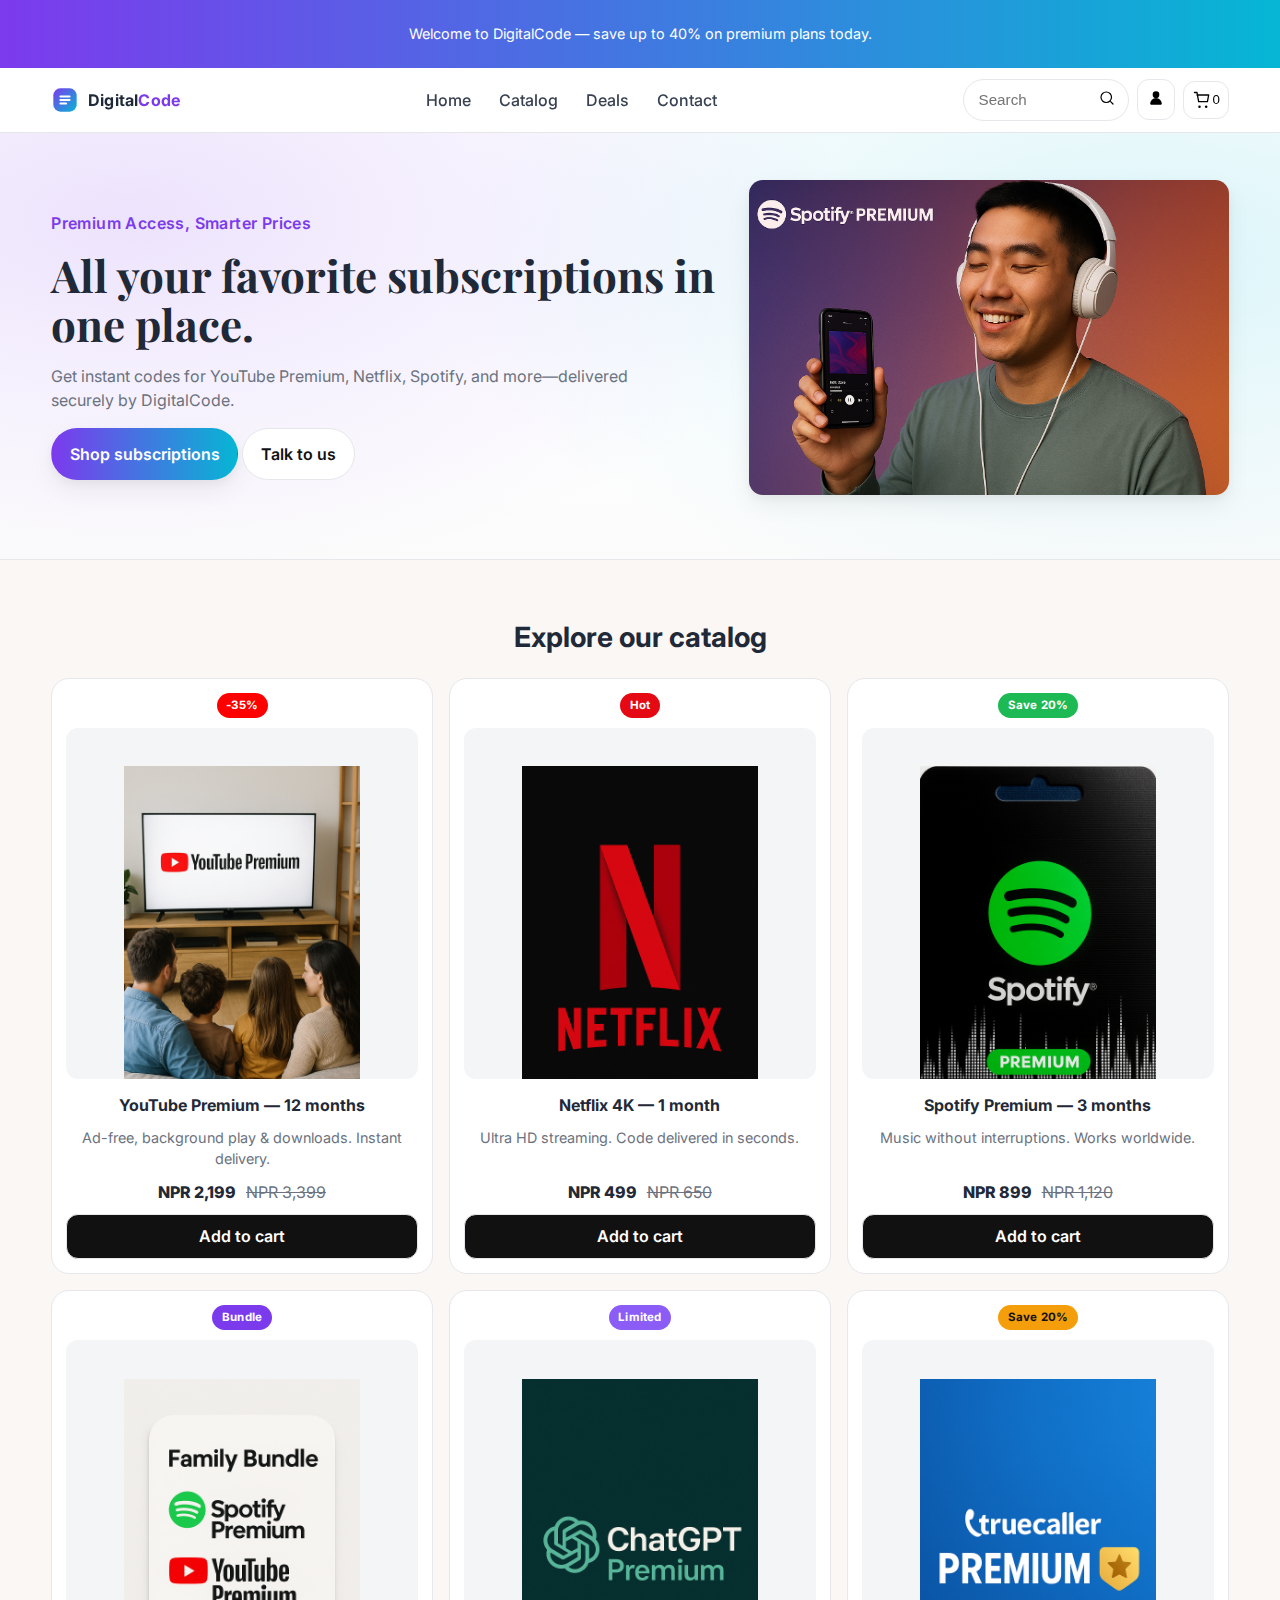
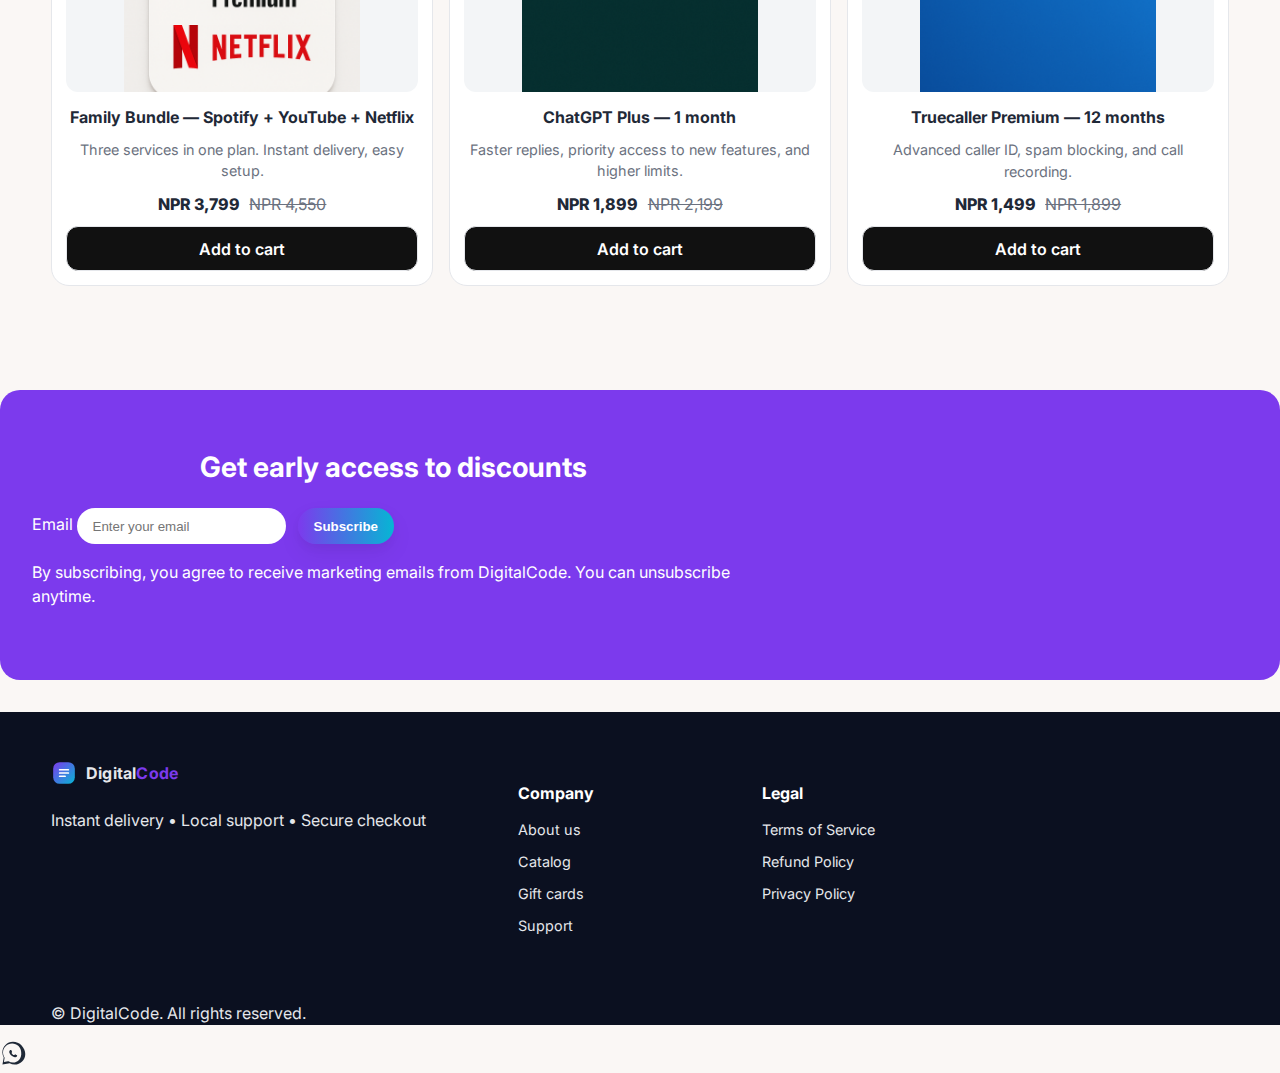
<file: index.html>
<!DOCTYPE html>
<html lang="en">
<head>
  <meta charset="utf-8" />
  <meta name="viewport" content="width=device-width, initial-scale=1" />
  <title>DigitalCode — Premium Digital Subscriptions</title>
  <meta name="description" content="DigitalCode sells affordable premium digital subscriptions like YouTube Premium, Netflix, Spotify, and more." />
  <link rel="preconnect" href="https://fonts.gstatic.com" crossorigin>
  <link href="https://fonts.googleapis.com/css2?family=Inter:wght@400;500;600;700&family=Playfair+Display:wght@600&display=swap" rel="stylesheet">
  <link rel="stylesheet" href="styles1.css" />
  <link rel="icon" href="assets/favicon.svg" />
</head>
<body>
  <!-- Announcement -->
  <div class="announcement">
    <p>Welcome to DigitalCode — save up to 40% on premium plans today.</p>
  </div>

  <!-- Header -->
  <header class="site-header">
    <div class="container header-inner">
      <a class="brand" href="index.html">
        <svg class="brand-mark" width="28" height="28" viewBox="0 0 24 24" aria-hidden="true">
          <defs>
            <linearGradient id="g" x1="0" y1="0" x2="1" y2="1">
              <stop offset="0" stop-color="#7C3AED"/><stop offset="1" stop-color="#06B6D4"/>
            </linearGradient>
          </defs>
          <rect x="2" y="2" width="20" height="20" rx="6" fill="url(#g)"/>
          <path d="M8 12h8M8 9h8M8 15h5" stroke="white" stroke-width="1.6" stroke-linecap="round"/>
        </svg>
        <span>Digital<span class="accent">Code</span></span>
      </a>

      <nav class="nav">
        <a href="index.html">Home</a>
        <a href="catalog.html">Catalog</a>
        <a href="deals.html">Deals</a>
        <a href="contact.html">Contact</a>
      </nav>

      <div class="utils">
        <form id="searchForm" class="search" action="catalog.html" role="search" aria-label="Site search">
          <input id="siteSearch" type="search" placeholder="Search" aria-label="Search" autocomplete="off" />
          <button aria-label="Search">
            <svg width="18" height="18" viewBox="0 0 24 24" fill="none" aria-hidden="true">
              <circle cx="11" cy="11" r="7" stroke="currentColor" stroke-width="1.6"/>
              <path d="M20 20l-3.2-3.2" stroke="currentColor" stroke-width="1.6" stroke-linecap="round"/>
            </svg>
          </button>
          <div id="searchResults" class="search-results" hidden></div>
        </form>

        <button class="icon-btn" aria-label="Account">
          <svg width="20" height="20" viewBox="0 0 24 24" aria-hidden="true">
            <path d="M12 12a4 4 0 1 0 0-8 4 4 0 0 0 0 8Zm6 8H6a1 1 0 0 1-1-1 7 7 0 0 1 14 0 1 1 0 0 1-1 1Z" fill="currentColor"/>
          </svg>
        </button>

        <button class="icon-btn open-cart" aria-label="Cart">
          <svg width="20" height="20" viewBox="0 0 24 24" aria-hidden="true">
            <path d="M6 6h14l-1.5 8H8L6 3H3" stroke="currentColor" stroke-width="1.6" fill="none" stroke-linecap="round" stroke-linejoin="round"/>
            <circle cx="9" cy="20" r="1.5" fill="currentColor"/>
            <circle cx="17" cy="20" r="1.5" fill="currentColor"/>
          </svg>
          <span class="cart-count" aria-live="polite">0</span>
        </button>
      </div>

 <input type="checkbox" id="nav-toggle" class="nav-toggle" aria-label="Toggle navigation" />
<label for="nav-toggle" class="hamburger" aria-hidden="true">
  <img src="assets/menu_icon.png" class="open-icon" alt="Close menu" width="24" height="24">
  <img src="assets/close.png" class="close-icon" alt="Open menu" width="24" height="24">
</label>
      <nav class="mobile-nav">
        <a href="index.html">Home</a>
        <a href="catalog.html">Catalog</a>
        <a href="deals.html">Deals</a>
        <a href="contact.html">Contact</a>
      </nav>
    </div>
  </header>

  <main id="home">
    <!-- Hero -->
    <section class="hero">
      <div class="container hero-inner">
        <div class="hero-copy">
          <p class="eyebrow">Premium Access, Smarter Prices</p>
          <h1>All your favorite subscriptions in one place.</h1>
          <p class="sub">Get instant codes for YouTube Premium, Netflix, Spotify, and more—delivered securely by DigitalCode.</p>
          <div class="cta-row">
            <a href="catalog.html" class="btn primary">Shop subscriptions</a>
            <a href="https://wa.me/9779818713854?text=Hello%20DigitalCode" class="btn ghost" target="_blank" rel="noopener">Talk to us</a>
          </div>
        </div>

        <!-- Auto slideshow -->
        <div class="deal-slider" id="dealSlider" aria-label="Deals slider" aria-live="polite">
          <div class="deal-slide is-active"><img src="assets/asian1.png" alt="Deal: YouTube Premium annual discount"></div>
          <div class="deal-slide"><img src="assets/netflix-slide.png" alt="Deal: Netflix 4K promo"></div>
          <div class="deal-slide"><img src="assets/chagpt.png" alt="Deal: AI plan promo"></div>
        </div>
      </div>
    </section>

    <!-- Home: catalog products -->
    <section id="home-catalog" class="section">
      <div class="container">
        <h2>Explore our catalog</h2>

        <div class="grid products">
          <!-- 1 -->
          <article class="card" data-tags="youtube,yt,annual" id="home-youtube">
            <div class="badge youtube">-35%</div>
            <div class="media"><img src="assets/youtube-premium.png" alt="YouTube Premium plan" loading="lazy" /></div>
            <h3>YouTube Premium — 12 months</h3>
            <p class="desc">Ad-free, background play & downloads. Instant delivery.</p>
            <div class="price"><span class="new">NPR 2,199</span><span class="old">NPR 3,399</span></div>
            <a href="#" class="btn add">Add to cart</a>
          </article>

          <!-- 2 -->
          <article class="card" data-tags="netflix,4k,uhd,streaming" id="home-netflix">
            <div class="badge netflix">Hot</div>
            <div class="media"><img src="assets/netflix-4k.png" alt="Netflix 4K plan" loading="lazy" /></div>
            <h3>Netflix 4K — 1 month</h3>
            <p class="desc">Ultra HD streaming. Code delivered in seconds.</p>
            <div class="price"><span class="new">NPR 499</span><span class="old">NPR 650</span></div>
            <a href="#" class="btn add">Add to cart</a>
          </article>

          <!-- 3 -->
          <article class="card" data-tags="spotify,music,premium" id="home-spotify">
            <div class="badge spotify">Save 20%</div>
            <div class="media"><img src="assets/spotify.png" alt="Spotify Premium" loading="lazy" /></div>
            <h3>Spotify Premium — 3 months</h3>
            <p class="desc">Music without interruptions. Works worldwide.</p>
            <div class="price"><span class="new">NPR 899</span><span class="old">NPR 1,120</span></div>
            <a href="#" class="btn add">Add to cart</a>
          </article>

          <!-- 4 -->
          <article class="card" data-tags="youtube,netflix,bundle,spotify,all,family" id="home-bundle">
            <div class="badge bundle">Bundle</div>
            <div class="media"><img src="assets/family.png" alt="Family Bundle: Netflix, YouTube Premium and Spotify" loading="lazy" /></div>
            <h3>Family Bundle — Spotify + YouTube + Netflix</h3>
            <p class="desc">Three services in one plan. Instant delivery, easy setup.</p>
            <div class="price"><span class="new">NPR 3,799</span><span class="old">NPR 4,550</span></div>
            <a href="#" class="btn add">Add to cart</a>
          </article>

          <!-- 5 -->
          <article class="card" data-tags="chatgpt,ai,plus" id="home-chatgpt">
            <div class="badge limited">Limited</div>
            <div class="media"><img src="assets/chagpt.png" alt="ChatGPT Plus — 1 month subscription" loading="lazy" /></div>
            <h3>ChatGPT Plus — 1 month</h3>
            <p class="desc">Faster replies, priority access to new features, and higher limits.</p>
            <div class="price"><span class="new">NPR 1,899</span><span class="old">NPR 2,199</span></div>
            <a href="#" class="btn add">Add to cart</a>
          </article>

          <!-- 6 -->
          <article class="card" data-tags="truecaller,caller id,spam" id="home-truecaller">
            <div class="badge">Save 20%</div>
            <div class="media"><img src="assets/truecaller.png" alt="Truecaller Premium — caller ID & spam blocker" loading="lazy" /></div>
            <h3>Truecaller Premium — 12 months</h3>
            <p class="desc">Advanced caller ID, spam blocking, and call recording.</p>
            <div class="price"><span class="new">NPR 1,499</span><span class="old">NPR 1,899</span></div>
            <a href="#" class="btn add">Add to cart</a>
          </article>
        </div>
      </div>
    </section>
  </main>
<!-- Newsletter -->
<section class="newsletter section" aria-labelledby="newsletter-title">
  <div class="container">
    <h2 id="newsletter-title">Get early access to discounts</h2>
    <form class="newsletter-form" action="#" method="post">
      <label class="sr-only" for="nl-email">Email</label>
      <input id="nl-email" type="email" placeholder="Enter your email" required />
      <button class="btn primary" type="submit">Subscribe</button>
    </form>
    <p class="fineprint">By subscribing, you agree to receive marketing emails from DigitalCode. You can unsubscribe anytime.</p>
  </div>
</section>

  <footer class="footer">
  <div class="container footer-grid">
    <div>
      <a class="brand brand-footer" href="index.html">
        <svg class="brand-mark" width="26" height="26" viewBox="0 0 24 24" aria-hidden="true">
          <defs>
            <linearGradient id="g2" x1="0" y1="0" x2="1" y2="1">
              <stop offset="0" stop-color="#7C3AED"/>
              <stop offset="1" stop-color="#06B6D4"/>
            </linearGradient>
          </defs>
        <rect x="2" y="2" width="20" height="20" rx="6" fill="url(#g2)"/>
        <path d="M8 12h8M8 9h8M8 15h5" stroke="white" stroke-width="1.6" stroke-linecap="round"/>
        </svg>
        <span>Digital<span class="accent">Code</span></span>
      </a>
      <p class="foot-desc">Instant delivery • Local support • Secure checkout</p>
    </div>

    <div>
      <h4>Company</h4>
      <ul class="foot-links">
        <li><a href="#">About us</a></li>
        <li><a href="catalog.html">Catalog</a></li>
        <li><a href="deals.html">Gift cards</a></li>
        <li><a href="contact.html">Support</a></li>
      </ul>
    </div>

    <div>
      <h4>Legal</h4>
      <ul class="foot-links">
        <li><a href="#">Terms of Service</a></li>
        <li><a href="#">Refund Policy</a></li>
        <li><a href="#">Privacy Policy</a></li>
      </ul>
    </div>

   
  </div>

  <div class="container foot-bottom">
    <p>© <span id="year"></span> DigitalCode. All rights reserved.</p>
  </div>
</footer>


  <!-- Cart drawer -->
  <aside id="cartDrawer" class="cart-drawer" aria-hidden="true" role="dialog" aria-label="Shopping cart">
    <div class="cart-overlay" data-close-cart></div>
    <div class="cart-panel">
      <header class="cart-head"><h3>My cart</h3><button class="cart-close" aria-label="Close" data-close-cart>✕</button></header>
      <div id="cartItems" class="cart-items"></div>
      <footer class="cart-foot">
        <div class="row"><span>Subtotal</span><strong id="cartSubtotal">NPR 0</strong></div>
        <div class="row note">Taxes & discounts are calculated at checkout.</div>
        <div class="cart-actions"><button id="clearCart" class="btn ghost">Clear</button><button id="checkoutBtn" class="btn primary" disabled>Buy on WhatsApp</button></div>
      </footer>
    </div>
  </aside>

  <!-- Floating WhatsApp -->
  <a class="chat-fab wa" href="https://wa.me/9779818713854?text=Hello%20DigitalCode" target="_blank" rel="noopener" aria-label="Chat on WhatsApp">
    <svg viewBox="0 0 32 32" width="26" height="26" aria-hidden="true">
      <path fill="currentColor" d="M26.6 5.4C23.8 2.6 20 1 16 1 8.8 1 2.9 6.9 2.9 14.1c0 2.2.6 4.3 1.7 6.2L3 29l8.9-1.5c1.8 1 3.9 1.5 6.1 1.5 7.2 0 13.1-5.9 13.1-13.1 0-3.5-1.4-6.8-4.5-10.5zM16 26.6c-2 0-3.9-.6-5.6-1.6l-.4-.2-5.2.9.9-5.1-.2-.4c-1.1-1.7-1.8-3.8-1.8-6 0-6.2 5-11.2 11.2-11.2 3 0 5.8 1.2 7.9 3.3 2.1 2.1 3.3 4.9 3.3 7.9C26.9 21.6 22.1 26.6 16 26.6z"/>
      <path fill="currentColor" d="M20.4 17.3c-.2-.1-1.3-.7-1.5-.8-.2-.1-.3-.1-.5.1s-.6.6-.7.7-.3.1-.5 0c-.2-.1-1-.3-1.8-1.1-.7-.6-1.1-1.2-1.2-1.4-.1-.2 0-.3.1-.4.1-.1.2-.3.3-.4.1-.1.1-.2.2-.4.1-.1 0-.3 0-.4 0-.1-.6-1.3-.8-1.7-.2-.4-.4-.4-.6-.4h-.5c-.2 0-.4.1-.6.3-.2.2-.9.9-.9 2 0 1.1.9 2.3 1 2.5.1.2 1.7 2.5 4.1 3.4 2.4.9 2.4.6 2.8.6s1.4-.5 1.6-1.1c.2-.6.2-1 .2-1.1 0-.1-.2-.1-.3-.2z"/>
    </svg>
  </a>

  <script src="app.js"></script>
</body>
</html>
</file>
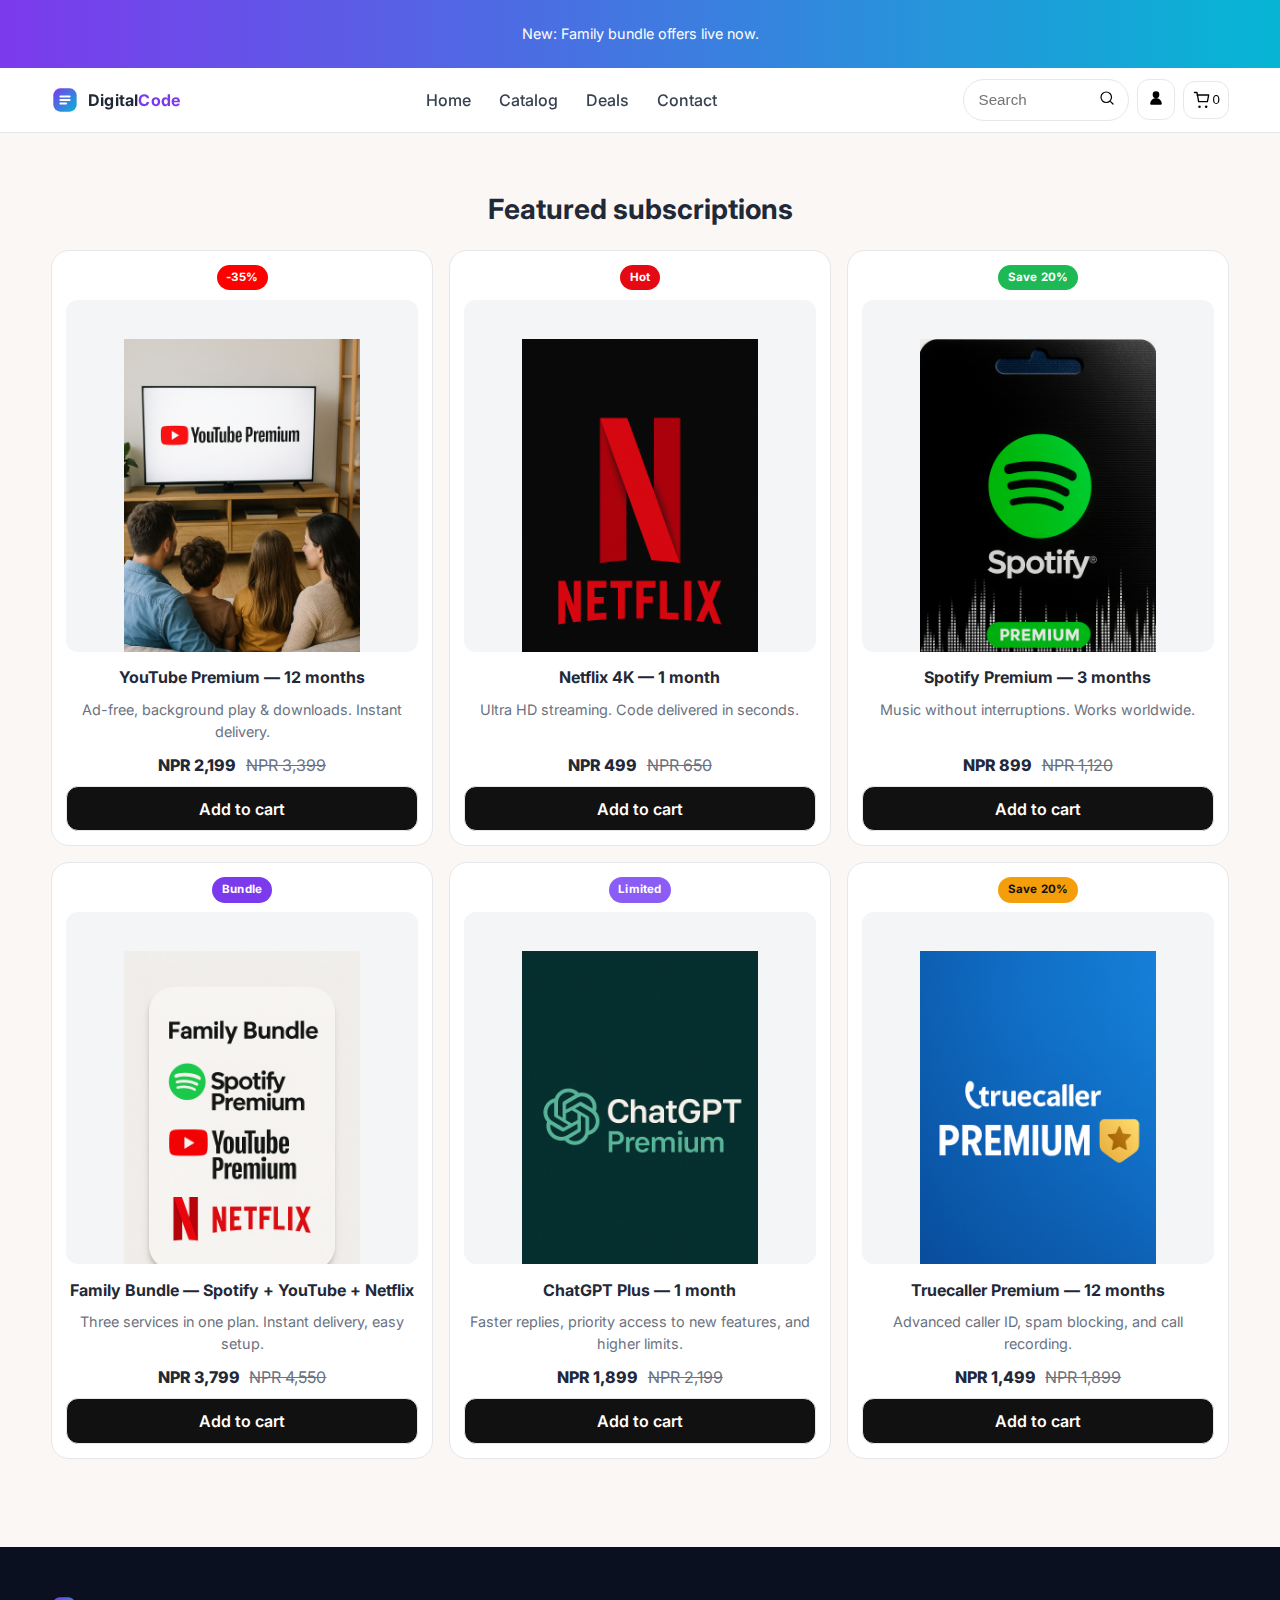
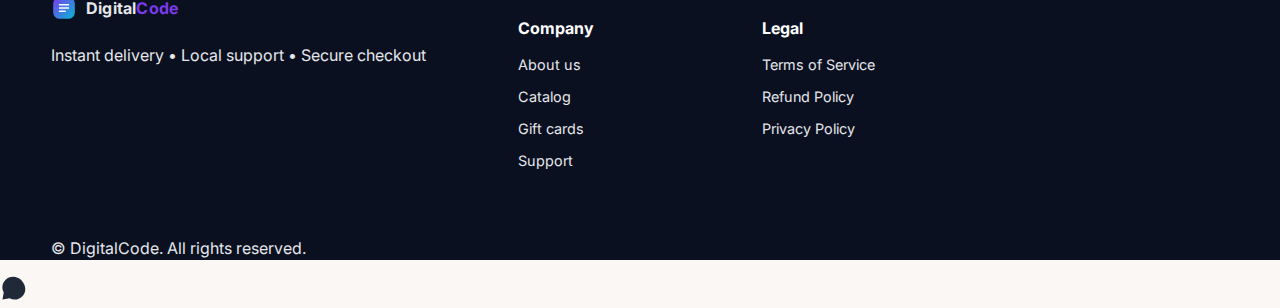
<file: catalog.html>
<!DOCTYPE html>
<html lang="en">
<head>
  <meta charset="utf-8" />
  <meta name="viewport" content="width=device-width, initial-scale=1" />
  <title>Catalog — DigitalCode</title>
  <link rel="preconnect" href="https://fonts.gstatic.com" crossorigin>
  <link href="https://fonts.googleapis.com/css2?family=Inter:wght@400;500;600;700&family=Playfair+Display:wght@600&display=swap" rel="stylesheet">
  <link rel="stylesheet" href="styles1.css" />
</head>
<body>
  <div class="announcement"><p>New: Family bundle offers live now.</p></div>

  <header class="site-header">
    <div class="container header-inner">
      <a class="brand" href="index.html">
        <svg class="brand-mark" width="28" height="28" viewBox="0 0 24 24" aria-hidden="true">
          <defs><linearGradient id="g" x1="0" y="0" x2="1" y2="1"><stop offset="0" stop-color="#7C3AED"/><stop offset="1" stop-color="#06B6D4"/></linearGradient></defs>
          <rect x="2" y="2" width="20" height="20" rx="6" fill="url(#g)"/><path d="M8 12h8M8 9h8M8 15h5" stroke="white" stroke-width="1.6" stroke-linecap="round"/>
        </svg>
        <span>Digital<span class="accent">Code</span></span>
      </a>

      <nav class="nav">
        <a href="index.html">Home</a>
        <a href="catalog.html">Catalog</a>
        <a href="deals.html">Deals</a>
        <a href="contact.html">Contact</a>
      </nav>

      <div class="utils">
        <form id="searchForm" class="search" action="catalog.html" role="search" aria-label="Site search">
          <input id="siteSearch" type="search" placeholder="Search" aria-label="Search" autocomplete="off" />
          <button aria-label="Search">
            <svg width="18" height="18" viewBox="0 0 24 24" fill="none" aria-hidden="true">
              <circle cx="11" cy="11" r="7" stroke="currentColor" stroke-width="1.6"/>
              <path d="M20 20l-3.2-3.2" stroke="currentColor" stroke-width="1.6" stroke-linecap="round"/>
            </svg>
          </button>
          <div id="searchResults" class="search-results" hidden></div>
        </form>

        <button class="icon-btn" aria-label="Account">
          <svg width="20" height="20" viewBox="0 0 24 24" aria-hidden="true">
            <path d="M12 12a4 4 0 1 0 0-8 4 4 0 0 0 0 8Zm6 8H6a1 1 0 0 1-1-1 7 7 0 0 1 14 0 1 1 0 0 1-1 1Z" fill="currentColor"/>
          </svg>
        </button>

        <button class="icon-btn open-cart" aria-label="Cart">
          <svg width="20" height="20" viewBox="0 0 24 24" aria-hidden="true">
            <path d="M6 6h14l-1.5 8H8L6 3H3" stroke="currentColor" stroke-width="1.6" fill="none" stroke-linecap="round" stroke-linejoin="round"/>
            <circle cx="9" cy="20" r="1.5" fill="currentColor"/>
            <circle cx="17" cy="20" r="1.5" fill="currentColor"/>
          </svg>
          <span class="cart-count" aria-live="polite">0</span>
        </button>
      </div>

      <input type="checkbox" id="nav-toggle" class="nav-toggle" aria-label="Toggle navigation" />
      <label for="nav-toggle" class="hamburger" aria-hidden="true"><span></span><span></span><span></span></label>
      <nav class="mobile-nav">
        <a href="index.html">Home</a>
        <a href="catalog.html">Catalog</a>
        <a href="deals.html">Deals</a>
        <a href="contact.html">Contact</a>
      </nav>
    </div>
  </header>

  <main>
    <section id="catalog" class="section">
      <div class="container">
        <h2>Featured subscriptions</h2>

        <div class="grid products">
          <!-- 1 -->
          <article class="card" data-tags="youtube,yt,annual" id="prod-youtube">
            <div class="badge youtube">-35%</div>
            <div class="media"><img src="assets/youtube-premium.png" alt="YouTube Premium plan" loading="lazy" /></div>
            <h3>YouTube Premium — 12 months</h3>
            <p class="desc">Ad-free, background play & downloads. Instant delivery.</p>
            <div class="price"><span class="new">NPR 2,199</span><span class="old">NPR 3,399</span></div>
            <a href="#" class="btn add">Add to cart</a>
          </article>

          <!-- 2 -->
          <article class="card" data-tags="netflix,4k,uhd,streaming" id="prod-netflix">
            <div class="badge netflix">Hot</div>
            <div class="media"><img src="assets/netflix-4k.png" alt="Netflix 4K plan" loading="lazy" /></div>
            <h3>Netflix 4K — 1 month</h3>
            <p class="desc">Ultra HD streaming. Code delivered in seconds.</p>
            <div class="price"><span class="new">NPR 499</span><span class="old">NPR 650</span></div>
            <a href="#" class="btn add">Add to cart</a>
          </article>

          <!-- 3 -->
          <article class="card" data-tags="spotify,music,premium" id="prod-spotify">
            <div class="badge spotify">Save 20%</div>
            <div class="media"><img src="assets/spotify.png" alt="Spotify Premium" loading="lazy" /></div>
            <h3>Spotify Premium — 3 months</h3>
            <p class="desc">Music without interruptions. Works worldwide.</p>
            <div class="price"><span class="new">NPR 899</span><span class="old">NPR 1,120</span></div>
            <a href="#" class="btn add">Add to cart</a>
          </article>

          <!-- 4 -->
          <article class="card" data-tags="youtube,netflix,bundle,spotify,all,family" id="bundle">
            <div class="badge bundle">Bundle</div>
            <div class="media"><img src="assets/family.png" alt="Family Bundle: Netflix, YouTube Premium and Spotify" loading="lazy" /></div>
            <h3>Family Bundle — Spotify + YouTube + Netflix</h3>
            <p class="desc">Three services in one plan. Instant delivery, easy setup.</p>
            <div class="price"><span class="new">NPR 3,799</span><span class="old">NPR 4,550</span></div>
            <a href="#" class="btn add">Add to cart</a>
          </article>

          <!-- 5 -->
          <article class="card" data-tags="chatgpt,ai,plus" id="prod-chatgpt">
            <div class="badge limited">Limited</div>
            <div class="media"><img src="assets/chagpt.png" alt="ChatGPT Plus — 1 month subscription" loading="lazy" /></div>
            <h3>ChatGPT Plus — 1 month</h3>
            <p class="desc">Faster replies, priority access to new features, and higher limits.</p>
            <div class="price"><span class="new">NPR 1,899</span><span class="old">NPR 2,199</span></div>
            <a href="#" class="btn add">Add to cart</a>
          </article>

          <!-- 6 -->
          <article class="card" data-tags="truecaller,caller id,spam" id="prod-truecaller">
            <div class="badge">Save 20%</div>
            <div class="media"><img src="assets/truecaller.png" alt="Truecaller Premium — caller ID & spam blocker" loading="lazy" /></div>
            <h3>Truecaller Premium — 12 months</h3>
            <p class="desc">Advanced caller ID, spam blocking, and call recording.</p>
            <div class="price"><span class="new">NPR 1,499</span><span class="old">NPR 1,899</span></div>
            <a href="#" class="btn add">Add to cart</a>
          </article>
        </div>
      </div>
    </section>
  </main>

  <footer class="footer">
  <div class="container footer-grid">
    <div>
      <a class="brand brand-footer" href="index.html">
        <svg class="brand-mark" width="26" height="26" viewBox="0 0 24 24" aria-hidden="true">
          <defs>
            <linearGradient id="g2" x1="0" y1="0" x2="1" y2="1">
              <stop offset="0" stop-color="#7C3AED"/>
              <stop offset="1" stop-color="#06B6D4"/>
            </linearGradient>
          </defs>
        <rect x="2" y="2" width="20" height="20" rx="6" fill="url(#g2)"/>
        <path d="M8 12h8M8 9h8M8 15h5" stroke="white" stroke-width="1.6" stroke-linecap="round"/>
        </svg>
        <span>Digital<span class="accent">Code</span></span>
      </a>
      <p class="foot-desc">Instant delivery • Local support • Secure checkout</p>
    </div>

    <div>
      <h4>Company</h4>
      <ul class="foot-links">
        <li><a href="index.html">About us</a></li>
        <li><a href="catalog.html">Catalog</a></li>
        <li><a href="deals.html">Gift cards</a></li>
        <li><a href="contact.html">Support</a></li>
      </ul>
    </div>

    <div>
      <h4>Legal</h4>
      <ul class="foot-links">
        <li><a href="#">Terms of Service</a></li>
        <li><a href="#">Refund Policy</a></li>
        <li><a href="#">Privacy Policy</a></li>
      </ul>
    </div>

    
  </div>

  <div class="container foot-bottom">
    <p>© <span id="year"></span> DigitalCode. All rights reserved.</p>
  </div>
</footer>


  <!-- Cart drawer (same across pages) -->
  <aside id="cartDrawer" class="cart-drawer" aria-hidden="true" role="dialog" aria-label="Shopping cart">
    <div class="cart-overlay" data-close-cart></div>
    <div class="cart-panel">
      <header class="cart-head"><h3>My cart</h3><button class="cart-close" aria-label="Close" data-close-cart>✕</button></header>
      <div id="cartItems" class="cart-items"></div>
      <footer class="cart-foot">
        <div class="row"><span>Subtotal</span><strong id="cartSubtotal">NPR 0</strong></div>
        <div class="row note">Taxes & discounts are calculated at checkout.</div>
        <div class="cart-actions"><button id="clearCart" class="btn ghost">Clear</button><button id="checkoutBtn" class="btn primary" disabled>Buy on WhatsApp</button></div>
      </footer>
    </div>
  </aside>

  <!-- Floating WA -->
  <a class="chat-fab wa" href="https://wa.me/9779818713854?text=Hello%20DigitalCode" target="_blank" rel="noopener" aria-label="Chat on WhatsApp">
    <svg viewBox="0 0 32 32" width="26" height="26" aria-hidden="true"><path fill="currentColor" d="M26.6 5.4C23.8 2.6 20 1 16 1 8.8 1 2.9 6.9 2.9 14.1c0 2.2.6 4.3 1.7 6.2L3 29l8.9-1.5c1.8 1 3.9 1.5 6.1 1.5 7.2 0 13.1-5.9 13.1-13.1 0-3.5-1.4-6.8-4.5-10.5z"/><path fill="currentColor" d="M20.4 17.3c-.2-.1-1.3-.7-1.5-.8-.2-.1-.3-.1-.5.1s-.6.6-.7.7-.3.1-.5 0c-.2-.1-1-.3-1.8-1.1-.7-.6-1.1-1.2-1.2-1.4-.1-.2 0-.3.1-.4.1-.1.2-.3.3-.4.1-.1.1-.2.2-.4.1-.1 0-.3 0-.4 0-.1-.6-1.3-.8-1.7-.2-.4-.4-.4-.6-.4h-.5c-.2 0-.4.1-.6.3-.2.2-.9.9-.9 2 0 1.1.9 2.3 1 2.5.1.2 1.7 2.5 4.1 3.4 2.4.9 2.4.6 2.8.6s1.4-.5 1.6-1.1c.2-.6.2-1 .2-1.1 0-.1-.2-.1-.3-.2z"/></svg>
  </a>

  <script src="app.js"></script>
</body>
</html>
</file>
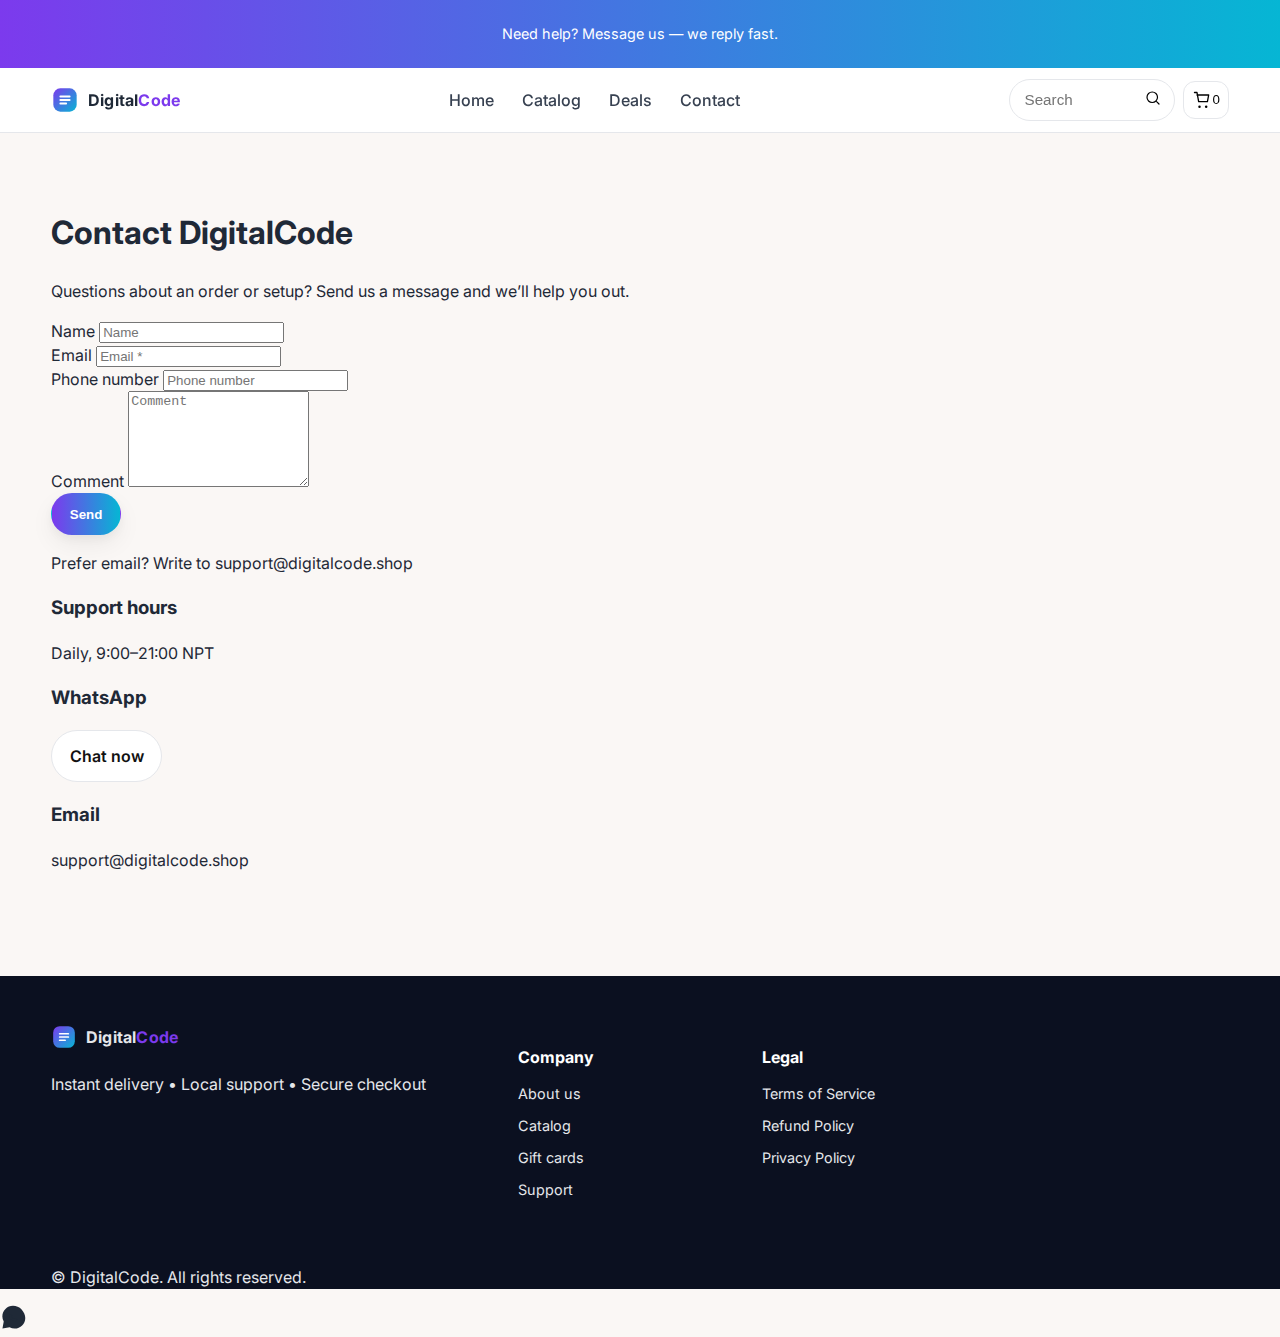
<file: contact.html>
<!DOCTYPE html>
<html lang="en">
<head>
  <meta charset="utf-8" />
  <meta name="viewport" content="width=device-width, initial-scale=1" />
  <title>Contact — DigitalCode</title>
  <link rel="preconnect" href="https://fonts.gstatic.com" crossorigin>
  <link href="https://fonts.googleapis.com/css2?family=Inter:wght@400;500;600;700&family=Playfair+Display:wght@600&display=swap" rel="stylesheet">
  <link rel="stylesheet" href="styles1.css" />
</head>
<body>
  <div class="announcement"><p>Need help? Message us — we reply fast.</p></div>

  <header class="site-header">
    <div class="container header-inner">
      <a class="brand" href="index.html">
        <svg class="brand-mark" width="28" height="28" viewBox="0 0 24 24" aria-hidden="true">
          <defs><linearGradient id="g" x1="0" y="0" x2="1" y2="1"><stop offset="0" stop-color="#7C3AED"/><stop offset="1" stop-color="#06B6D4"/></linearGradient></defs>
          <rect x="2" y="2" width="20" height="20" rx="6" fill="url(#g)"/><path d="M8 12h8M8 9h8M8 15h5" stroke="white" stroke-width="1.6" stroke-linecap="round"/>
        </svg>
        <span>Digital<span class="accent">Code</span></span>
      </a>

      <nav class="nav">
        <a href="index.html">Home</a>
        <a href="catalog.html">Catalog</a>
        <a href="deals.html">Deals</a>
        <a href="contact.html">Contact</a>
      </nav>

      <div class="utils">
        <form id="searchForm" class="search" action="catalog.html" role="search" aria-label="Site search">
          <input id="siteSearch" type="search" placeholder="Search" aria-label="Search" autocomplete="off" />
          <button aria-label="Search">
            <svg width="18" height="18" viewBox="0 0 24 24" fill="none" aria-hidden="true">
              <circle cx="11" cy="11" r="7" stroke="currentColor" stroke-width="1.6"/>
              <path d="M20 20l-3.2-3.2" stroke="currentColor" stroke-width="1.6" stroke-linecap="round"/>
            </svg>
          </button>
          <div id="searchResults" class="search-results" hidden></div>
        </form>

        <button class="icon-btn open-cart" aria-label="Cart">
          <svg width="20" height="20" viewBox="0 0 24 24" aria-hidden="true">
            <path d="M6 6h14l-1.5 8H8L6 3H3" stroke="currentColor" stroke-width="1.6" fill="none" stroke-linecap="round" stroke-linejoin="round"/>
            <circle cx="9" cy="20" r="1.5" fill="currentColor"/>
            <circle cx="17" cy="20" r="1.5" fill="currentColor"/>
          </svg>
          <span class="cart-count" aria-live="polite">0</span>
        </button>
      </div>
    </div>
  </header>

  <main>
    <section class="contact section">
      <div class="container">
        <header class="contact-header">
          <h1>Contact DigitalCode</h1>
          <p class="muted">Questions about an order or setup? Send us a message and we’ll help you out.</p>
        </header>

        <div class="contact-grid">
          <form class="contact-form" action="#" method="post">
            <div class="form-row two">
              <div class="form-field">
                <label for="name" class="sr-only">Name</label>
                <input id="name" name="name" type="text" placeholder="Name" />
              </div>
              <div class="form-field">
                <label for="email" class="sr-only">Email</label>
                <input id="email" name="email" type="email" placeholder="Email *" required />
              </div>
            </div>

            <div class="form-row">
              <div class="form-field">
                <label for="phone" class="sr-only">Phone number</label>
                <input id="phone" name="phone" type="tel" placeholder="Phone number" />
              </div>
            </div>

            <div class="form-row">
              <div class="form-field">
                <label for="message" class="sr-only">Comment</label>
                <textarea id="message" name="message" rows="6" placeholder="Comment"></textarea>
              </div>
            </div>

            <button class="btn primary contact-send" type="submit">Send</button>
            <p class="contact-note">Prefer email? Write to <a href="mailto:support@digitalcode.shop">support@digitalcode.shop</a></p>
          </form>

          <aside class="contact-side">
            <div class="contact-card">
              <h3>Support hours</h3>
              <p>Daily, 9:00–21:00 NPT</p>
            </div>
            <div class="contact-card">
              <h3>WhatsApp</h3>
              <p><a class="btn ghost" href="https://wa.me/9779818713854?text=Hello%20DigitalCode" target="_blank" rel="noopener">Chat now</a></p>
            </div>
            <div class="contact-card">
              <h3>Email</h3>
              <p><a href="mailto:support@digitalcode.shop">support@digitalcode.shop</a></p>
            </div>
          </aside>
        </div>
      </div>
    </section>
  </main>

<footer class="footer">
  <div class="container footer-grid">
    <div>
      <a class="brand brand-footer" href="index.html">
        <svg class="brand-mark" width="26" height="26" viewBox="0 0 24 24" aria-hidden="true">
          <defs>
            <linearGradient id="g2" x1="0" y1="0" x2="1" y2="1">
              <stop offset="0" stop-color="#7C3AED"/>
              <stop offset="1" stop-color="#06B6D4"/>
            </linearGradient>
          </defs>
        <rect x="2" y="2" width="20" height="20" rx="6" fill="url(#g2)"/>
        <path d="M8 12h8M8 9h8M8 15h5" stroke="white" stroke-width="1.6" stroke-linecap="round"/>
        </svg>
        <span>Digital<span class="accent">Code</span></span>
      </a>
      <p class="foot-desc">Instant delivery • Local support • Secure checkout</p>
    </div>

    <div>
      <h4>Company</h4>
      <ul class="foot-links">
        <li><a href="index.html">About us</a></li>
        <li><a href="catalog.html">Catalog</a></li>
        <li><a href="deals.html">Gift cards</a></li>
        <li><a href="contact.html">Support</a></li>
      </ul>
    </div>

    <div>
      <h4>Legal</h4>
      <ul class="foot-links">
        <li><a href="#">Terms of Service</a></li>
        <li><a href="#">Refund Policy</a></li>
        <li><a href="#">Privacy Policy</a></li>
      </ul>
    </div>
  </div>

  <div class="container foot-bottom">
    <p>© <span id="year"></span> DigitalCode. All rights reserved.</p>
  </div>
</footer>


  <!-- Cart drawer -->
  <aside id="cartDrawer" class="cart-drawer" aria-hidden="true" role="dialog" aria-label="Shopping cart">
    <div class="cart-overlay" data-close-cart></div>
    <div class="cart-panel">
      <header class="cart-head"><h3>My cart</h3><button class="cart-close" aria-label="Close" data-close-cart>✕</button></header>
      <div id="cartItems" class="cart-items"></div>
      <footer class="cart-foot">
        <div class="row"><span>Subtotal</span><strong id="cartSubtotal">NPR 0</strong></div>
        <div class="row note">Taxes & discounts are calculated at checkout.</div>
        <div class="cart-actions"><button id="clearCart" class="btn ghost">Clear</button><button id="checkoutBtn" class="btn primary" disabled>Buy on WhatsApp</button></div>
      </footer>
    </div>
  </aside>

  <!-- Floating WA -->
  <a class="chat-fab wa" href="https://wa.me/9779818713854?text=Hello%20DigitalCode" target="_blank" rel="noopener" aria-label="Chat on WhatsApp">
    <svg viewBox="0 0 32 32" width="26" height="26" aria-hidden="true"><path fill="currentColor" d="M26.6 5.4C23.8 2.6 20 1 16 1 8.8 1 2.9 6.9 2.9 14.1c0 2.2.6 4.3 1.7 6.2L3 29l8.9-1.5c1.8 1 3.9 1.5 6.1 1.5 7.2 0 13.1-5.9 13.1-13.1 0-3.5-1.4-6.8-4.5-10.5z"/><path fill="currentColor" d="M20.4 17.3c-.2-.1-1.3-.7-1.5-.8-.2-.1-.3-.1-.5.1s-.6.6-.7.7-.3.1-.5 0c-.2-.1-1-.3-1.8-1.1-.7-.6-1.1-1.2-1.2-1.4-.1-.2 0-.3.1-.4.1-.1.2-.3.3-.4.1-.1.1-.2.2-.4.1-.1 0-.3 0-.4 0-.1-.6-1.3-.8-1.7-.2-.4-.4-.4-.6-.4h-.5c-.2 0-.4.1-.6.3-.2.2-.9.9-.9 2 0 1.1.9 2.3 1 2.5.1.2 1.7 2.5 4.1 3.4 2.4.9 2.4.6 2.8.6s1.4-.5 1.6-1.1c.2-.6.2-1 .2-1.1 0-.1-.2-.1-.3-.2z"/></svg>
  </a>

  <script src="app.js"></script>
</body>
</html>
</file>
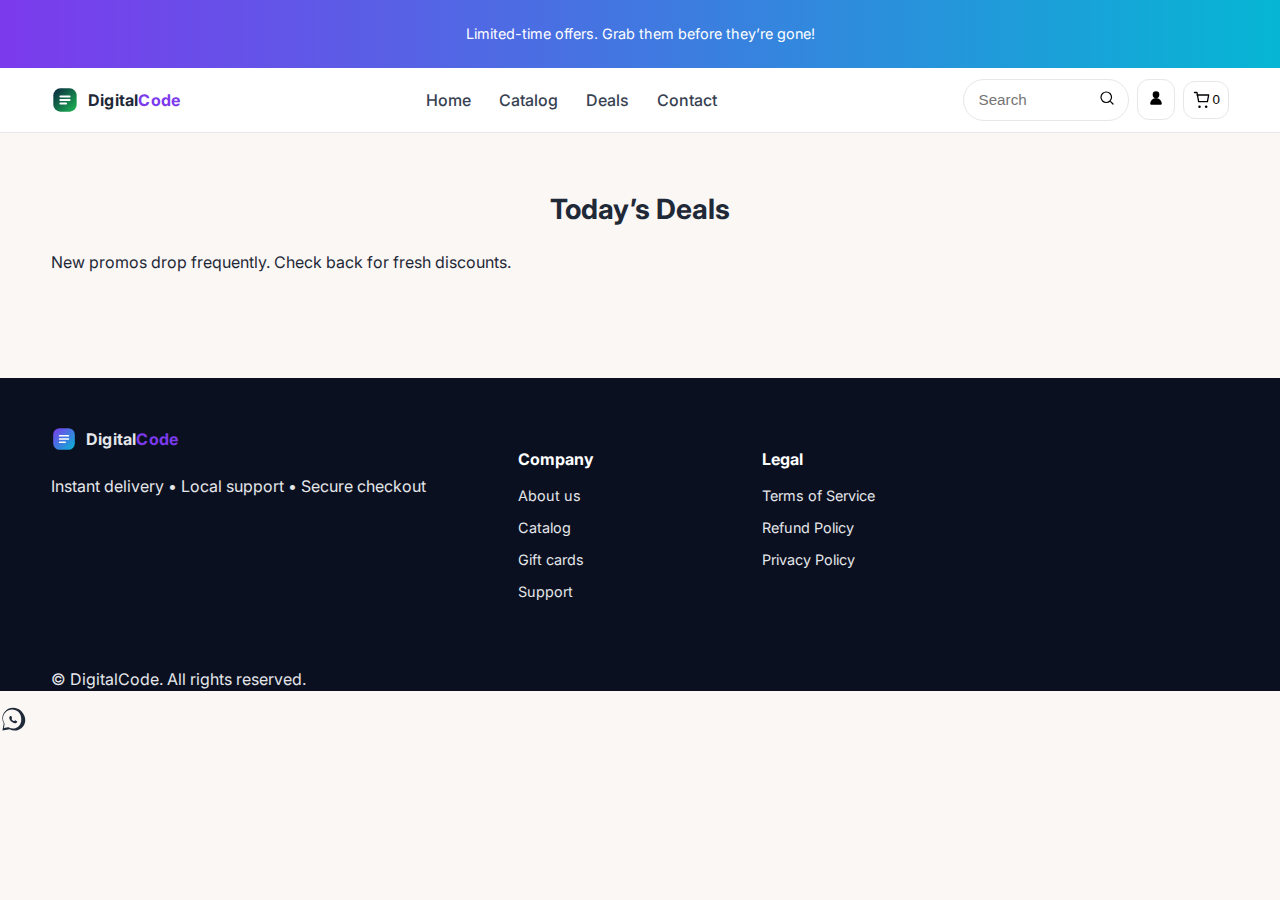
<file: deals.html>
<!DOCTYPE html>
<html lang="en">
<head>
  <meta charset="utf-8" />
  <meta name="viewport" content="width=device-width, initial-scale=1" />
  <title>Deals — DigitalCode</title>
  <link rel="preconnect" href="https://fonts.gstatic.com" crossorigin>
  <link href="https://fonts.googleapis.com/css2?family=Inter:wght@400;500;600;700&family=Playfair+Display:wght@600&display=swap" rel="stylesheet">
  <link rel="stylesheet" href="styles1.css" />
</head>
<body>
  <div class="announcement"><p>Limited-time offers. Grab them before they’re gone!</p></div>

  <!-- Reuse the same header block as catalog/index -->
  <!-- (You can copy the exact header from index.html here) -->
  <!-- START Header -->
  <header class="site-header">
    <div class="container header-inner">
      <a class="brand" href="index.html">
        <svg class="brand-mark" width="28" height="28" viewBox="0 0 24 24" aria-hidden="true">
          <defs><linearGradient id="g" x1="0" y="0" x2="1" y2="1"><stop offset="0" stop-color="#0A2540"/><stop offset="1" stop-color="#1DB954"/></linearGradient></defs>
          <rect x="2" y="2" width="20" height="20" rx="6" fill="url(#g)"/><path d="M8 12h8M8 9h8M8 15h5" stroke="white" stroke-width="1.6" stroke-linecap="round"/>
        </svg>
        <span>Digital<span class="accent">Code</span></span>
      </a>
      <nav class="nav">
        <a href="index.html">Home</a><a href="catalog.html">Catalog</a><a href="deals.html">Deals</a><a href="contact.html" class="open-contact">Contact</a>
      </nav>
      <div class="utils">
        <form id="searchForm" class="search" action="catalog.html" role="search" aria-label="Site search">
          <input id="siteSearch" type="search" placeholder="Search" aria-label="Search" autocomplete="off" />
          <button aria-label="Search">
            <svg width="18" height="18" viewBox="0 0 24 24" fill="none" aria-hidden="true"><circle cx="11" cy="11" r="7" stroke="currentColor" stroke-width="1.6"/><path d="M20 20l-3.2-3.2" stroke="currentColor" stroke-width="1.6" stroke-linecap="round"/></svg>
          </button>
          <div id="searchResults" class="search-results" hidden></div>
        </form>
        <button class="icon-btn" aria-label="Account">
          <svg width="20" height="20" viewBox="0 0 24 24" aria-hidden="true"><path d="M12 12a4 4 0 1 0 0-8 4 4 0 0 0 0 8Zm6 8H6a1 1 0 0 1-1-1 7 7 0 0 1 14 0 1 1 0 0 1-1 1Z" fill="currentColor"/></svg>
        </button>
        <button class="icon-btn open-cart" aria-label="Cart">
          <svg width="20" height="20" viewBox="0 0 24 24" aria-hidden="true"><path d="M6 6h14l-1.5 8H8L6 3H3" stroke="currentColor" stroke-width="1.6" fill="none" stroke-linecap="round" stroke-linejoin="round"/><circle cx="9" cy="20" r="1.5" fill="currentColor"/><circle cx="17" cy="20" r="1.5" fill="currentColor"/></svg>
          <span class="cart-count" aria-live="polite">0</span>
        </button>
      </div>
      <input type="checkbox" id="nav-toggle" class="nav-toggle" aria-label="Toggle navigation" />
      <label for="nav-toggle" class="hamburger" aria-hidden="true"><span></span><span></span><span></span></label>
      <nav class="mobile-nav">
        <a href="index.html">Home</a><a href="catalog.html">Catalog</a><a href="deals.html">Deals</a><a href="contact.html" class="open-contact">Contact</a>
      </nav>
    </div>
  </header>
  <!-- END Header -->

  <main class="section">
    <div class="container">
      <h2>Today’s Deals</h2>
      <p class="muted">New promos drop frequently. Check back for fresh discounts.</p>
      <!-- Add your deals content/grid here -->
    </div>
  </main>

 <footer class="footer">
  <div class="container footer-grid">
    <div>
      <a class="brand brand-footer" href="index.html">
        <svg class="brand-mark" width="26" height="26" viewBox="0 0 24 24" aria-hidden="true">
          <defs>
            <linearGradient id="g2" x1="0" y1="0" x2="1" y2="1">
              <stop offset="0" stop-color="#7C3AED"/>
              <stop offset="1" stop-color="#06B6D4"/>
            </linearGradient>
          </defs>
        <rect x="2" y="2" width="20" height="20" rx="6" fill="url(#g2)"/>
        <path d="M8 12h8M8 9h8M8 15h5" stroke="white" stroke-width="1.6" stroke-linecap="round"/>
        </svg>
        <span>Digital<span class="accent">Code</span></span>
      </a>
      <p class="foot-desc">Instant delivery • Local support • Secure checkout</p>
    </div>

    <div>
      <h4>Company</h4>
      <ul class="foot-links">
        <li><a href="index.html">About us</a></li>
        <li><a href="catalog.html">Catalog</a></li>
        <li><a href="deals.html">Gift cards</a></li>
        <li><a href="contact.html">Support</a></li>
      </ul>
    </div>

    <div>
      <h4>Legal</h4>
      <ul class="foot-links">
        <li><a href="#">Terms of Service</a></li>
        <li><a href="#">Refund Policy</a></li>
        <li><a href="#">Privacy Policy</a></li>
      </ul>
    </div>

  </div>

  <div class="container foot-bottom">
    <p>© <span id="year"></span> DigitalCode. All rights reserved.</p>
  </div>
</footer>


  <!-- Cart drawer + WA -->
  <aside id="cartDrawer" class="cart-drawer" aria-hidden="true" role="dialog" aria-label="Shopping cart">
    <div class="cart-overlay" data-close-cart></div>
    <div class="cart-panel">
      <header class="cart-head"><h3>My cart</h3><button class="cart-close" aria-label="Close" data-close-cart>✕</button></header>
      <div id="cartItems" class="cart-items"></div>
      <footer class="cart-foot">
        <div class="row"><span>Subtotal</span><strong id="cartSubtotal">NPR 0</strong></div>
        <div class="row note">Taxes & discounts are calculated at checkout.</div>
        <div class="cart-actions"><button id="clearCart" class="btn ghost">Clear</button><button id="checkoutBtn" class="btn primary" disabled>Buy on WhatsApp</button></div>
      </footer>
    </div>
  </aside>

  <a class="chat-fab wa" href="https://wa.me/9779818713854?text=Hello%20DigitalCode" target="_blank" rel="noopener" aria-label="Chat on WhatsApp">
    <svg viewBox="0 0 32 32" width="26" height="26" aria-hidden="true"><path fill="currentColor" d="M26.6 5.4C23.8 2.6 20 1 16 1 8.8 1 2.9 6.9 2.9 14.1c0 2.2.6 4.3 1.7 6.2L3 29l8.9-1.5c1.8 1 3.9 1.5 6.1 1.5 7.2 0 13.1-5.9 13.1-13.1 0-3.5-1.4-6.8-4.5-10.5zM16 26.6c-2 0-3.9-.6-5.6-1.6l-.4-.2-5.2.9.9-5.1-.2-.4c-1.1-1.7-1.8-3.8-1.8-6 0-6.2 5-11.2 11.2-11.2 3 0 5.8 1.2 7.9 3.3 2.1 2.1 3.3 4.9 3.3 7.9C26.9 21.6 22.1 26.6 16 26.6z"/><path fill="currentColor" d="M20.4 17.3c-.2-.1-1.3-.7-1.5-.8-.2-.1-.3-.1-.5.1s-.6.6-.7.7-.3.1-.5 0c-.2-.1-1-.3-1.8-1.1-.7-.6-1.1-1.2-1.2-1.4-.1-.2 0-.3.1-.4.1-.1.2-.3.3-.4.1-.1.1-.2.2-.4.1-.1 0-.3 0-.4 0-.1-.6-1.3-.8-1.7-.2-.4-.4-.4-.6-.4h-.5c-.2 0-.4.1-.6.3-.2.2-.9.9-.9 2 0 1.1.9 2.3 1 2.5.1.2 1.7 2.5 4.1 3.4 2.4.9 2.4.6 2.8.6s1.4-.5 1.6-1.1c.2-.6.2-1 .2-1.1 0-.1-.2-.1-.3-.2z"/></svg>
  </a>

  <script src="app.js"></script>
</body>
</html>
</file>
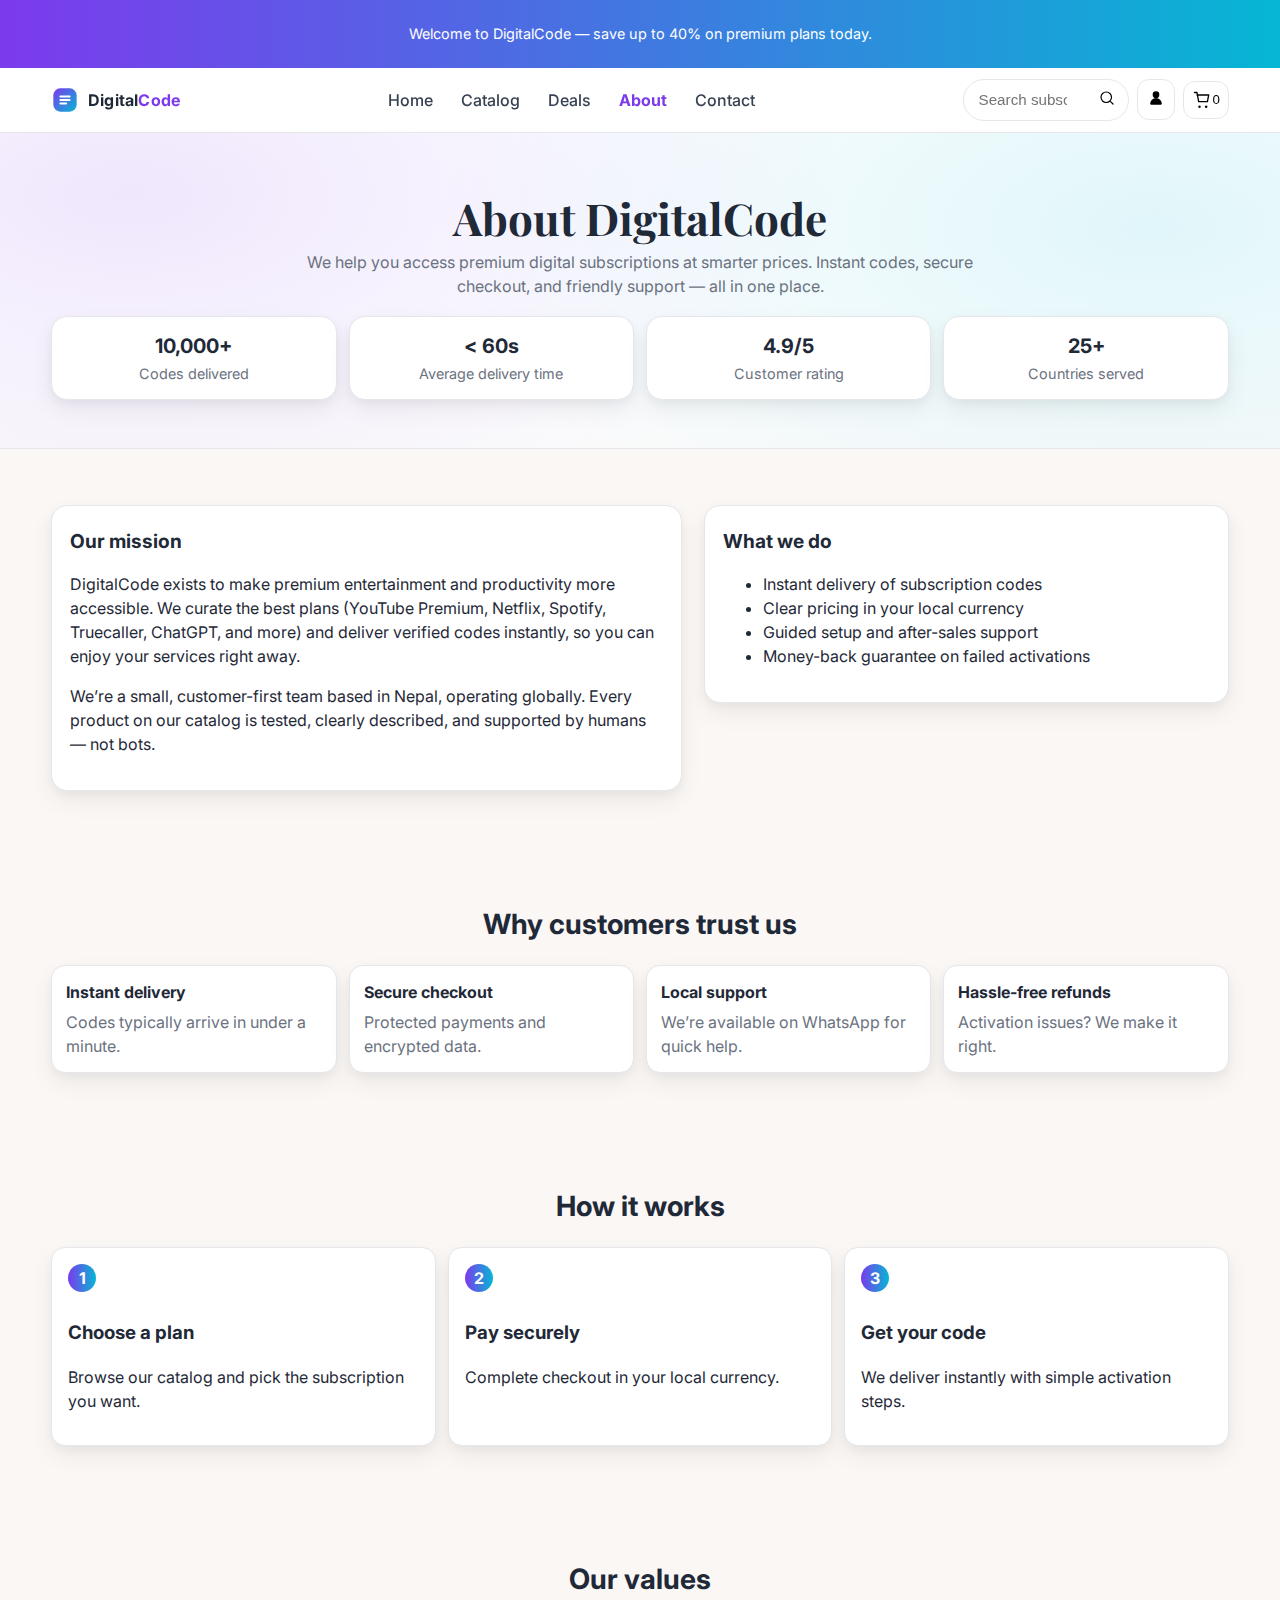
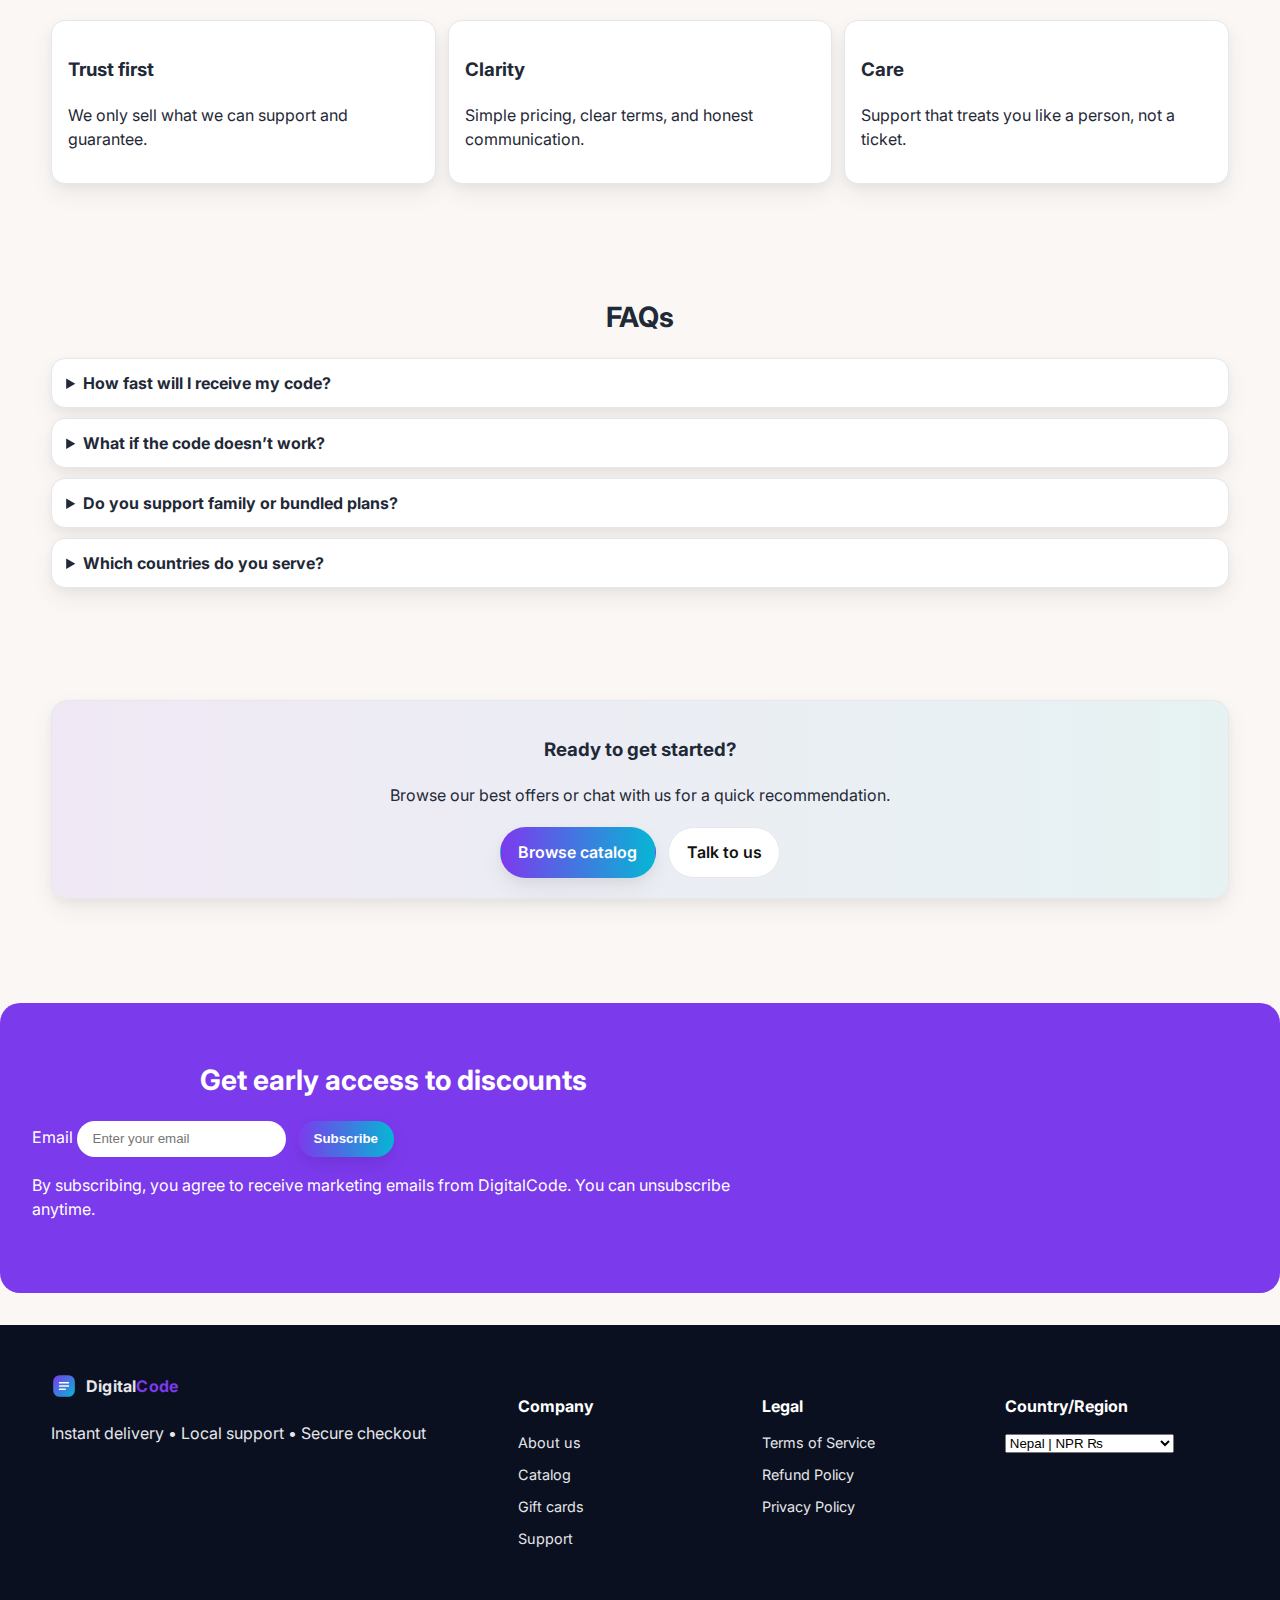
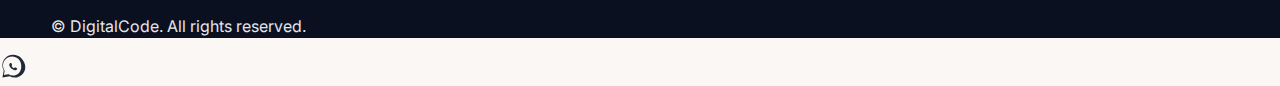
<file: company/abouts.html>
<!DOCTYPE html>
<html lang="en">
<head>
  <meta charset="utf-8" />
  <meta name="viewport" content="width=device-width, initial-scale=1" />
  <title>About — DigitalCode</title>
  <meta name="description" content="Learn about DigitalCode — our mission, values, and how we deliver premium digital subscriptions instantly and securely." />
  <link rel="preconnect" href="https://fonts.gstatic.com" crossorigin>
  <link href="https://fonts.googleapis.com/css2?family=Inter:wght@400;500;600;700&family=Playfair+Display:wght@600&display=swap" rel="stylesheet">
  <link rel="stylesheet" href="../styles1.css" />
  <link rel="icon" href="../assets/favicon.svg" />
  <style>
    /* --- About page only --- */
    .about-hero{
      background:
        radial-gradient(1200px 600px at 10% 20%, rgba(124,58,237,.12), transparent 60%),
        radial-gradient(1200px 600px at 90% 30%, rgba(6,182,212,.12), transparent 60%),
        linear-gradient(180deg, #fff, #fff 60%, #fbfbfb 100%);
      border-bottom:1px solid var(--line);
      padding:56px 0 48px;
    }
    .about-hero h1{
      font-family:"Playfair Display", serif;
      font-size: clamp(28px, 4vw, 44px);
      line-height:1.1; margin:.35rem 0 .5rem; text-align:center;
    }
    .about-hero .sub{ text-align:center; margin:0 auto; max-width:70ch }

    .stats{
      display:grid; grid-template-columns:repeat(4,1fr); gap:12px; margin-top:18px;
    }
    .stat{
      background:#fff; border:1px solid var(--line); border-radius:16px; padding:14px; box-shadow:var(--shadow); text-align:center;
    }
    .stat strong{ font-size:1.25rem; display:block }
    .stat span{ color:var(--muted); font-size:.9rem }

    .about-grid{
      display:grid; grid-template-columns:1.2fr 1fr; gap:22px; align-items:start;
    }
    @media (max-width: 900px){ .about-grid{ grid-template-columns:1fr } }

    .about-card{
      background:#fff; border:1px solid var(--line); border-radius:16px; padding:18px; box-shadow:var(--shadow)
    }
    .about-card h3{ margin:.2rem 0 .5rem; font-size:1.2rem }

    .feature-grid{
      display:grid; grid-template-columns:repeat(4,1fr); gap:12px;
    }
    @media (max-width: 900px){ .feature-grid{ grid-template-columns:repeat(2,1fr) } }
    @media (max-width: 520px){ .feature-grid{ grid-template-columns:1fr } }
    .feature{
      background:#fff; border:1px solid var(--line); border-radius:14px; padding:14px; box-shadow:var(--shadow);
      display:grid; gap:6px;
    }
    .feature .title{ font-weight:700 }
    .feature .muted{ color:var(--muted) }

    .steps{
      display:grid; grid-template-columns:repeat(3,1fr); gap:12px;
    }
    @media (max-width: 820px){ .steps{ grid-template-columns:1fr } }
    .step{
      background:#fff; border:1px solid var(--line); border-radius:14px; padding:16px; box-shadow:var(--shadow)
    }
    .step .n{ display:inline-grid; place-items:center; width:28px; height:28px; border-radius:999px; background:linear-gradient(90deg,var(--brand1),var(--brand2)); color:#fff; font-weight:700; margin-bottom:8px }

    .values{
      display:grid; grid-template-columns:repeat(3,1fr); gap:12px;
    }
    @media (max-width: 820px){ .values{ grid-template-columns:1fr } }
    .value{
      background:#fff; border:1px solid var(--line); border-radius:14px; padding:16px; box-shadow:var(--shadow)
    }

    .faq details{
      background:#fff; border:1px solid var(--line); border-radius:14px; padding:12px 14px; box-shadow:var(--shadow);
    }
    .faq details + details{ margin-top:10px }
    .faq summary{ cursor:pointer; font-weight:700 }
    .faq p{ margin:.5rem 0 0; color:var(--muted) }

    .cta-band{
      background:linear-gradient(90deg, rgba(124,58,237,.08), rgba(6,182,212,.08));
      border:1px solid var(--line);
      border-radius:16px; padding:16px; text-align:center; box-shadow:var(--shadow)
    }
    .cta-band .btn{ margin:4px }
  </style>
</head>
<body>
  <!-- Announcement -->
  <div class="announcement">
    <p>Welcome to DigitalCode — save up to 40% on premium plans today.</p>
  </div>

  <!-- Header -->
  <header class="site-header">
    <div class="container header-inner">
      <a class="brand" href="../index.html">
        <svg class="brand-mark" width="28" height="28" viewBox="0 0 24 24" aria-hidden="true">
          <defs>
            <linearGradient id="g" x1="0" y1="0" x2="1" y2="1">
              <stop offset="0" stop-color="#7C3AED"/><stop offset="1" stop-color="#06B6D4"/>
            </linearGradient>
          </defs>
          <rect x="2" y="2" width="20" height="20" rx="6" fill="url(#g)"/>
          <path d="M8 12h8M8 9h8M8 15h5" stroke="white" stroke-width="1.6" stroke-linecap="round"/>
        </svg>
        <span>Digital<span class="accent">Code</span></span>
      </a>

      <nav class="nav">
        <a href="../index.html">Home</a>
        <a href="../catalog.html">Catalog</a>
        <a href="../deals.html">Deals</a>
        <a class="active" href="./abouts.html">About</a>
        <a href="../contact.html">Contact</a>
      </nav>

      <div class="utils">
        <form id="searchForm" class="search" action="../catalog.html" role="search" aria-label="Site search">
          <input id="siteSearch" type="search" placeholder="Search subscriptions…" aria-label="Search" autocomplete="off" />
          <button aria-label="Search">
            <svg width="18" height="18" viewBox="0 0 24 24" fill="none" aria-hidden="true">
              <circle cx="11" cy="11" r="7" stroke="currentColor" stroke-width="1.6"/>
              <path d="M20 20l-3.2-3.2" stroke="currentColor" stroke-width="1.6" stroke-linecap="round"/>
            </svg>
          </button>
          <div id="searchResults" class="search-results" hidden></div>
        </form>

        <button class="icon-btn" aria-label="Account">
          <svg width="20" height="20" viewBox="0 0 24 24" aria-hidden="true">
            <path d="M12 12a4 4 0 1 0 0-8 4 4 0 0 0 0 8Zm6 8H6a1 1 0 0 1-1-1 7 7 0 0 1 14 0 1 1 0 0 1-1 1Z" fill="currentColor"/>
          </svg>
        </button>

        <button class="icon-btn open-cart" aria-label="Cart">
          <svg width="20" height="20" viewBox="0 0 24 24" aria-hidden="true">
            <path d="M6 6h14l-1.5 8H8L6 3H3" stroke="currentColor" stroke-width="1.6" fill="none" stroke-linecap="round" stroke-linejoin="round"/>
            <circle cx="9" cy="20" r="1.5" fill="currentColor"/>
            <circle cx="17" cy="20" r="1.5" fill="currentColor"/>
          </svg>
          <span class="cart-count" aria-live="polite">0</span>
        </button>
      </div>

      <input type="checkbox" id="nav-toggle" class="nav-toggle" aria-label="Toggle navigation" />
      <label for="nav-toggle" class="hamburger" aria-hidden="true"><span></span><span></span><span></span></label>
      <nav class="mobile-nav">
        <a href="../index.html">Home</a>
        <a href="../catalog.html">Catalog</a>
        <a href="../deals.html">Deals</a>
        <a class="active" href="./abouts.html">About</a>
        <a href="../contact.html">Contact</a>
      </nav>
    </div>
  </header>

  <main>
    <!-- About hero -->
    <section class="about-hero">
      <div class="container">
        <h1>About DigitalCode</h1>
        <p class="sub">We help you access premium digital subscriptions at smarter prices. Instant codes, secure checkout, and friendly support — all in one place.</p>

        <div class="stats">
          <div class="stat"><strong>10,000+</strong><span>Codes delivered</span></div>
          <div class="stat"><strong>&lt; 60s</strong><span>Average delivery time</span></div>
          <div class="stat"><strong>4.9/5</strong><span>Customer rating</span></div>
          <div class="stat"><strong>25+</strong><span>Countries served</span></div>
        </div>
      </div>
    </section>

    <!-- Our story / What we do -->
    <section class="section">
      <div class="container about-grid">
        <div class="about-card">
          <h3>Our mission</h3>
          <p>DigitalCode exists to make premium entertainment and productivity more accessible. We curate the best plans (YouTube Premium, Netflix, Spotify, Truecaller, ChatGPT, and more) and deliver verified codes instantly, so you can enjoy your services right away.</p>
          <p>We’re a small, customer-first team based in Nepal, operating globally. Every product on our catalog is tested, clearly described, and supported by humans — not bots.</p>
        </div>

        <div class="about-card">
          <h3>What we do</h3>
          <ul>
            <li>Instant delivery of subscription codes</li>
            <li>Clear pricing in your local currency</li>
            <li>Guided setup and after-sales support</li>
            <li>Money-back guarantee on failed activations</li>
          </ul>
        </div>
      </div>
    </section>

    <!-- Why trust us -->
    <section class="section">
      <div class="container">
        <h2>Why customers trust us</h2>
        <div class="feature-grid">
          <div class="feature">
            <div class="title">Instant delivery</div>
            <div class="muted">Codes typically arrive in under a minute.</div>
          </div>
          <div class="feature">
            <div class="title">Secure checkout</div>
            <div class="muted">Protected payments and encrypted data.</div>
          </div>
          <div class="feature">
            <div class="title">Local support</div>
            <div class="muted">We’re available on WhatsApp for quick help.</div>
          </div>
          <div class="feature">
            <div class="title">Hassle-free refunds</div>
            <div class="muted">Activation issues? We make it right.</div>
          </div>
        </div>
      </div>
    </section>

    <!-- How it works -->
    <section class="section">
      <div class="container">
        <h2>How it works</h2>
        <div class="steps">
          <div class="step">
            <div class="n">1</div>
            <h3>Choose a plan</h3>
            <p class="muted">Browse our catalog and pick the subscription you want.</p>
          </div>
          <div class="step">
            <div class="n">2</div>
            <h3>Pay securely</h3>
            <p class="muted">Complete checkout in your local currency.</p>
          </div>
          <div class="step">
            <div class="n">3</div>
            <h3>Get your code</h3>
            <p class="muted">We deliver instantly with simple activation steps.</p>
          </div>
        </div>
      </div>
    </section>

    <!-- Values -->
    <section class="section">
      <div class="container">
        <h2>Our values</h2>
        <div class="values">
          <div class="value">
            <h3>Trust first</h3>
            <p class="muted">We only sell what we can support and guarantee.</p>
          </div>
          <div class="value">
            <h3>Clarity</h3>
            <p class="muted">Simple pricing, clear terms, and honest communication.</p>
          </div>
          <div class="value">
            <h3>Care</h3>
            <p class="muted">Support that treats you like a person, not a ticket.</p>
          </div>
        </div>
      </div>
    </section>

    <!-- FAQ -->
    <section class="section">
      <div class="container">
        <h2>FAQs</h2>
        <div class="faq">
          <details>
            <summary>How fast will I receive my code?</summary>
            <p>Most orders are delivered instantly after payment. If there’s a delay, we’ll notify you and keep you posted.</p>
          </details>
          <details>
            <summary>What if the code doesn’t work?</summary>
            <p>No worries—message us on WhatsApp and we’ll re-issue or refund per our refund policy.</p>
          </details>
          <details>
            <summary>Do you support family or bundled plans?</summary>
            <p>Yes! Check our Family Bundle for Netflix + YouTube + Spotify and other seasonal bundles on the Deals page.</p>
          </details>
          <details>
            <summary>Which countries do you serve?</summary>
            <p>We serve customers globally and show pricing in multiple currencies, including NPR, INR, USD, and EUR.</p>
          </details>
        </div>
      </div>
    </section>

    <!-- CTA -->
    <section class="section">
      <div class="container cta-band">
        <h3>Ready to get started?</h3>
        <p class="muted">Browse our best offers or chat with us for a quick recommendation.</p>
        <div>
          <a href="../catalog.html" class="btn primary">Browse catalog</a>
          <a href="https://wa.me/9779818713854?text=Hello%20DigitalCode%2C%20I%27d%20like%20help%20with%20a%20subscription."
             class="btn ghost" target="_blank" rel="noopener">Talk to us</a>
        </div>
      </div>
    </section>
  </main>

  <!-- Newsletter (same style as other pages) -->
  <section class="newsletter section" aria-labelledby="newsletter-title">
    <div class="container">
      <h2 id="newsletter-title">Get early access to discounts</h2>
      <form class="newsletter-form" action="#" method="post">
        <label class="sr-only" for="nl-email">Email</label>
        <input id="nl-email" type="email" placeholder="Enter your email" required />
        <button class="btn primary" type="submit">Subscribe</button>
      </form>
      <p class="fineprint">By subscribing, you agree to receive marketing emails from DigitalCode. You can unsubscribe anytime.</p>
    </div>
  </section>

  <!-- Footer -->
  <footer class="footer">
    <div class="container footer-grid">
      <div>
        <a class="brand brand-footer" href="../index.html">
          <svg class="brand-mark" width="26" height="26" viewBox="0 0 24 24" aria-hidden="true">
            <defs><linearGradient id="g2" x1="0" y1="0" x2="1" y2="1"><stop offset="0" stop-color="#7C3AED"/><stop offset="1" stop-color="#06B6D4"/></linearGradient></defs>
            <rect x="2" y="2" width="20" height="20" rx="6" fill="url(#g2)"/>
            <path d="M8 12h8M8 9h8M8 15h5" stroke="white" stroke-width="1.6" stroke-linecap="round"/>
          </svg>
          <span>Digital<span class="accent">Code</span></span>
        </a>
        <p class="foot-desc">Instant delivery • Local support • Secure checkout</p>
      </div>

      <div>
        <h4>Company</h4>
        <ul class="foot-links">
          <li><a href="../index.html">About us</a></li>
          <li><a href="../catalog.html">Catalog</a></li>
          <li><a href="../deals.html">Gift cards</a></li>
          <li><a href="../contact.html">Support</a></li>
        </ul>
      </div>

      <div>
        <h4>Legal</h4>
        <ul class="foot-links">
          <li><a href="#">Terms of Service</a></li>
          <li><a href="#">Refund Policy</a></li>
          <li><a href="#">Privacy Policy</a></li>
        </ul>
      </div>

      <div>
        <h4>Country/Region</h4>
        <form class="locale">
          <select aria-label="Currency">
            <option selected>Nepal | NPR ₨</option>
            <option>India | INR ₹</option>
            <option>United States | USD $</option>
            <option>European Union | EUR €</option>
          </select>
        </form>
      </div>
    </div>

    <div class="container foot-bottom">
      <p>© <span id="year"></span> DigitalCode. All rights reserved.</p>
    </div>
  </footer>

  <!-- Cart drawer (same across pages) -->
  <aside id="cartDrawer" class="cart-drawer" aria-hidden="true" role="dialog" aria-label="Shopping cart">
    <div class="cart-overlay" data-close-cart></div>
    <div class="cart-panel">
      <header class="cart-head"><h3>My cart</h3><button class="cart-close" aria-label="Close" data-close-cart>✕</button></header>
      <div id="cartItems" class="cart-items"></div>
      <footer class="cart-foot">
        <div class="row"><span>Subtotal</span><strong id="cartSubtotal">NPR 0</strong></div>
        <div class="row note">Taxes & discounts are calculated at checkout.</div>
        <div class="cart-actions">
          <button id="clearCart" class="btn ghost">Clear</button>
          <button id="checkoutBtn" class="btn primary" disabled>Buy on WhatsApp</button>
        </div>
      </footer>
    </div>
  </aside>

  <!-- Floating WhatsApp -->
  <a class="chat-fab wa" href="https://wa.me/9779818713854?text=Hello%20DigitalCode" target="_blank" rel="noopener" aria-label="Chat on WhatsApp">
    <svg viewBox="0 0 32 32" width="26" height="26" aria-hidden="true">
      <path fill="currentColor" d="M26.6 5.4C23.8 2.6 20 1 16 1 8.8 1 2.9 6.9 2.9 14.1c0 2.2.6 4.3 1.7 6.2L3 29l8.9-1.5c1.8 1 3.9 1.5 6.1 1.5 7.2 0 13.1-5.9 13.1-13.1 0-3.5-1.4-6.8-4.5-10.5zM16 26.6c-2 0-3.9-.6-5.6-1.6l-.4-.2-5.2.9.9-5.1-.2-.4c-1.1-1.7-1.8-3.8-1.8-6 0-6.2 5-11.2 11.2-11.2 3 0 5.8 1.2 7.9 3.3 2.1 2.1 3.3 4.9 3.3 7.9C26.9 21.6 22.1 26.6 16 26.6z"/>
      <path fill="currentColor" d="M20.4 17.3c-.2-.1-1.3-.7-1.5-.8-.2-.1-.3-.1-.5.1s-.6.6-.7.7-.3.1-.5 0c-.2-.1-1-.3-1.8-1.1-.7-.6-1.1-1.2-1.2-1.4-.1-.2 0-.3.1-.4.1-.1.2-.3.3-.4.1-.1.1-.2.2-.4.1-.1 0-.3 0-.4 0-.1-.6-1.3-.8-1.7-.2-.4-.4-.4-.6-.4h-.5c-.2 0-.4.1-.6.3-.2.2-.9.9-.9 2 0 1.1.9 2.3 1 2.5.1.2 1.7 2.5 4.1 3.4 2.4.9 2.4.6 2.8.6s1.4-.5 1.6-1.1c.2-.6.2-1 .2-1.1 0-.1-.2-.1-.3-.2z"/>
    </svg>
  </a>

  <script src="../app.js"></script>
</body>
</html>
</file>
<file: styles1.css>
/* ---------- Palette & base ---------- */
:root{
  --brand1:#7C3AED; /* purple */
  --brand2:#06B6D4; /* cyan */
  --accent:#F59E0B; /* amber for badges */
  --bg:#FAF7F5;
  --card:#FFFFFF;
  --text:#1F2937;
  --muted:#6B7280;
  --line:#E5E7EB;
  --shadow:0 10px 25px rgba(2,8,20,.06),0 4px 10px rgba(2,8,20,.04);
  --radius:16px;
}

*{ box-sizing:border-box }
html,body{ height:100%; scroll-behavior:smooth }
body{
  margin:0;
  font-family:Inter,system-ui,-apple-system,Segoe UI,Roboto,Arial,sans-serif;
  color:var(--text);
  background:var(--bg);
  line-height:1.5;
}

img{ max-width:100%; display:block }
a{ color:inherit; text-decoration:none }
.container{ width:min(1200px, 92%); margin-inline:auto }

/* ---------- Announcement ---------- */
.announcement{
  background: linear-gradient(90deg, var(--brand1), var(--brand2));
  color:#fff; text-align:center; font-size:.9rem;
  padding:.55rem .75rem;
}

/* ---------- Header ---------- */
.site-header{
  background:#fff; position:sticky; top:0; z-index:50; box-shadow:0 1px 0 var(--line);
}
.header-inner{
  display:grid; grid-template-columns:auto 1fr auto; gap:1rem; align-items:center; min-height:64px;
}
.brand{ display:inline-flex; align-items:center; gap:.55rem; font-weight:700; letter-spacing:.2px }
.brand .accent{ color:var(--brand1) }
.brand .brand-mark{ flex:0 0 auto }

.nav{ display:flex; gap:1.25rem; align-items:center; justify-content:center }
.nav a{ padding:.5rem .25rem; color:#374151; font-weight:500 }
.nav a.active{ color:var(--brand1); font-weight:700 }

.utils{ display:flex; gap:.5rem; align-items:center }
.icon-btn{
  border:1px solid var(--line);
  background:#fff; border-radius:12px; padding:.5rem; cursor:pointer;
}
.icon-btn:hover{ background:#f9fafb }
.icon-btn.open-cart{ position:relative; display:inline-flex; align-items:center; justify-content:center; }

/* search + results */
.search{ display:flex; align-items:center; gap:.25rem; border:1px solid var(--line); padding:.25rem .4rem; border-radius:9999px; position:relative }
.search input{
  border:none; outline:none; padding:.4rem .5rem; width:14ch; font-size:.95rem; background:transparent;
}
.search button{ border:0; background:transparent; padding:.35rem; cursor:pointer }
.search-results{
  position:absolute; top:calc(100% + 8px); left:0; right:0;
  background:#fff; border:1px solid var(--line); border-radius:12px;
  box-shadow:var(--shadow); z-index:1000; overflow:hidden; max-height:320px; overflow-y:auto;
}
.search-results[hidden]{ display:none }
.search-results button{
  display:block; width:100%; text-align:left;
  background:#fff; border:0; padding:.7rem .9rem; cursor:pointer; font:inherit; color:var(--text);
}
.search-results button:hover{ background:#F5F7FA }
.search-results .empty{ color: var(--muted); padding:.7rem .9rem }

/* Mobile nav */
.nav-toggle{ display:none }
.hamburger{ display:none; cursor:pointer; width:38px; height:34px; border:1px solid var(--line); border-radius:10px; align-items:center; justify-content:center; gap:4px; padding:6px }
.hamburger span{ display:block; width:20px; height:2px; background:#111 }
.mobile-nav{ display:none; grid-column:1 / -1; }
#nav-toggle:checked ~ .mobile-nav{ display:flex; flex-direction:column; gap:.75rem; padding:.75rem 0 }
#nav-toggle:checked ~ .mobile-nav a{ padding:.5rem 0 }

/* ---------- Hero ---------- */
.hero{
  position:relative; overflow:hidden;
  background:
    radial-gradient(1200px 600px at 10% 20%, rgba(124,58,237,.14), transparent 60%),
    radial-gradient(1200px 600px at 90% 30%, rgba(6,182,212,.14), transparent 60%),
    linear-gradient(180deg, #fff, #fff 60%, #fbfbfb 100%);
  border-bottom:1px solid var(--line);
}
.hero-inner{
  display:grid; grid-template-columns:1.25fr .9fr; gap:2rem; align-items:center; padding:48px 0 64px;
}
.hero-copy h1{
  font-family:"Playfair Display", serif;
  font-size: clamp(28px, 4vw, 44px);
  line-height:1.1; margin:.35rem 0 1rem;
}
.eyebrow{ color:var(--brand1); font-weight:600; letter-spacing:.4px }
.sub{ color:var(--muted); max-width:58ch }

/* Buttons */
.btn{
  display:inline-flex; align-items:center; justify-content:center; gap:.5rem;
  border-radius:9999px; padding:.8rem 1.1rem; font-weight:600; border:1px solid transparent; cursor:pointer;
  transition:transform .06s ease, box-shadow .2s ease;
}
.btn.small{ padding:.55rem .9rem; font-size:.9rem }
.btn.primary{ background:linear-gradient(90deg, var(--brand1), var(--brand2)); color:#fff; box-shadow:var(--shadow) }
.btn.primary:hover{ transform:translateY(-1px) }
.btn.ghost{ background:#fff; border-color:var(--line); color:#111 }
.btn.ghost:hover{ background:#f8fafc }

/* ---------- Deals slider ---------- */
.deal-slider{
  position:relative; width:100%; aspect-ratio:16/10.5;
  border-radius:14px; overflow:hidden; background:#EEF3F7; box-shadow:var(--shadow);
}
.deal-slide{ position:absolute; inset:0; opacity:0; pointer-events:none; display:none; transition: opacity .5s ease; }
.deal-slide.is-active{ opacity:1; pointer-events:auto; display:block }
.deal-slide img{ width:100%; height:100%; object-fit:cover; object-position:center; display:block }

/* ---------- Product grid ---------- */
.products{ display:grid; grid-template-columns: repeat(6, 1fr); gap:16px }
#catalog .products, #home-catalog .products{ grid-template-columns: repeat(3, 1fr) }

.card{
  background:var(--card); border:1px solid var(--line); border-radius:18px; padding:14px;
  display:flex; flex-direction:column; gap:.6rem; transition: box-shadow .2s ease, transform .05s ease;
}
.card:hover{ box-shadow:var(--shadow); transform:translateY(-1px) }
.card .media{ background:#F3F5F7; border-radius:12px; display:grid; place-items:center; aspect-ratio:1/1; overflow:hidden }
.card .media img{ width:82%; height:82%; object-fit:contain; display:block }
.card h3{ font-size:1rem; margin:.25rem auto 0; text-align:center }
.card .desc{ color:var(--muted); font-size:.9rem; min-height:44px; text-align:center; margin:0 auto }

.badge{ align-self:center; background:var(--accent); color:#111; border-radius:999px; font-weight:700; font-size:.72rem; padding:.25rem .6rem; letter-spacing:.2px }
.badge.netflix{ background:#E50914; color:#fff }
.badge.youtube{ background:#FF0000; color:#fff }
.badge.spotify{ background:#1DB954; color:#fff }
.badge.bundle{ background:var(--brand1); color:#fff }
.badge.limited{ background:#8B5CF6; color:#fff }

.price{ display:flex; align-items:center; gap:.6rem; margin-top:auto; justify-content:center }
.price .new{ font-weight:800 }
.price .old{ color:var(--muted); text-decoration:line-through }

.btn.add{ width:100%; border-color:var(--line); background:#111; color:#fff; padding:.6rem 1rem; border-radius:12px }
.btn.add:hover{ opacity:.95 }

@keyframes found-pulse{
  0%{ box-shadow:0 0 0 0 rgba(6,182,212,.6); }
  100%{ box-shadow:0 0 0 16px rgba(6,182,212,0); }
}
.card.is-found{ outline:2px solid var(--brand2); animation: found-pulse .9s ease-out 2 }

/* ---------- Footer ---------- */
.footer{ background:#0B1020; color:#E5E7EB; margin-top:32px }
.footer a{ color:#E5E7EB }
.footer-grid{ display:grid; grid-template-columns:2fr 1fr 1fr 1fr; gap:1.2rem; padding:3rem 0 }
.footer-grid h4{ font-size:1rem; font-weight:700; color:#fff; margin-bottom:.75rem }
.footer-grid ul{ list-style:none; padding:0; margin:0; display:grid; gap:.5rem }
.footer-grid ul li a{ font-size:.9rem; line-height:1.5 }

/* ---------- Cart drawer ---------- */
.cart-drawer{
  position:fixed; top:0; right:-100%; width:320px; height:100%; background:#fff;
  box-shadow:var(--shadow); display:flex; flex-direction:column; transition:right .3s ease; z-index:200
}
.cart-drawer.is-open{ right:0 }
.cart-drawer-header{ display:flex; justify-content:space-between; padding:1rem; border-bottom:1px solid var(--line) }
.cart-drawer-items{ flex:1; overflow-y:auto; padding:1rem; display:flex; flex-direction:column; gap:1rem }
.cart-drawer-footer{ border-top:1px solid var(--line); padding:1rem; display:flex; justify-content:space-between; font-weight:600 }

/* ---------- Newsletter ---------- */
.newsletter{ display:grid; grid-template-columns:1.25fr .75fr; gap:1.25rem; background:var(--brand1); padding:2rem; border-radius:20px; color:#fff; margin-top:3rem }
.newsletter input{
  border:none; border-radius:999px; padding:.65rem 1rem; flex:1; outline:none
}
.newsletter button{ border:none; border-radius:999px; padding:.65rem 1rem; background:#fff; color:var(--brand1); cursor:pointer; font-weight:600; margin-left:.5rem }

/* ---------- Floating chat ---------- */
.floating-chat{
  position:fixed; bottom:22px; right:22px;
  display:grid; place-items:center;
  background:linear-gradient(135deg, #7C3AED,#06B6D4);
  color:#fff; width:52px; height:52px; border-radius:999px; cursor:pointer;
  box-shadow:var(--shadow); font-weight:700; font-size:1.3rem;
}

/* ========== RESPONSIVE DESIGN ========== */

/* Mobile First Breakpoints */

/* Extra small devices (phones, 480px and down) */
@media (max-width: 480px) {
  .container { width: 92%; }
  
  /* Header mobile */
  .header-inner {
    grid-template-columns: auto 1fr auto;
    gap: 0.75rem;
    min-height: 56px;
  }
  
  .brand { font-size: 0.9rem; }
  .brand-mark { width: 22px; height: 22px; }
  
  /* Hide desktop nav, show mobile */
  .nav { display: none; }
  .hamburger { display: flex; }
  
  .mobile-nav {
    position: absolute;
    top: 100%;
    left: 0;
    right: 0;
    background: #fff;
    border-top: 1px solid var(--line);
    box-shadow: 0 4px 12px rgba(0,0,0,0.1);
    padding: 1rem 5%;
  }
  
  .mobile-nav a {
    display: block;
    padding: 0.75rem 0;
    border-bottom: 1px solid #f0f0f0;
  }
  
  .mobile-nav a:last-child { border-bottom: none; }
  
  /* Search mobile */
  .search { display: none; }
  .utils { gap: 0.25rem; }
  .icon-btn { padding: 0.4rem; }
  
  /* Hero mobile */
  .hero-inner {
    grid-template-columns: 1fr;
    gap: 1.5rem;
    padding: 32px 0 40px;
  }
  
  .hero-copy h1 {
    font-size: 24px;
    text-align: center;
    margin: 0.5rem 0 1rem;
  }
  
  .eyebrow { text-align: center; }
  .sub { text-align: center; max-width: 100%; font-size: 0.9rem; }
  
  .cta-row {
    flex-direction: column;
    gap: 0.75rem;
    align-items: center;
  }
  
  .btn {
    width: 100%;
    max-width: 280px;
    justify-content: center;
    min-height: 48px;
  }
  
  /* Products mobile */
  .products { grid-template-columns: 1fr; gap: 12px; }
  #catalog .products, #home-catalog .products { grid-template-columns: 1fr; }
  
  .card {
    padding: 12px;
    border-radius: 14px;
  }
  
  .card h3 { font-size: 1rem; }
  .card .desc { min-height: auto; font-size: 0.85rem; }
  
  .price {
    flex-direction: column;
    gap: 0.25rem;
  }
  
  /* Footer mobile */
  .footer-grid {
    grid-template-columns: 1fr;
    gap: 1.5rem;
    text-align: center;
  }
  
  .footer-grid h4 { margin-bottom: 0.5rem; }
  
  /* Newsletter mobile */
  .newsletter {
    grid-template-columns: 1fr;
    gap: 0.75rem;
    padding: 1.5rem;
    margin-top: 2rem;
  }
  
  .newsletter button {
    margin-left: 0;
    margin-top: 0.5rem;
    width: 100%;
  }
  
  /* Cart mobile */
  .cart-drawer { width: 100vw; }
  
  /* Floating chat mobile */
  .floating-chat {
    width: 48px;
    height: 48px;
    bottom: 16px;
    right: 16px;
  }
}

/* Small devices (481px - 767px) */
@media (min-width: 481px) and (max-width: 767px) {
  .header-inner { grid-template-columns: auto 1fr auto; }
  
  .nav { display: none; }
  .hamburger { display: flex; }
  
  .hero-inner {
    grid-template-columns: 1fr;
    gap: 2rem;
    padding: 40px 0 48px;
  }
  
  .hero-copy h1 { text-align: center; font-size: 32px; }
  .eyebrow { text-align: center; }
  .sub { text-align: center; max-width: 500px; margin: 0 auto; }
  
  .cta-row { justify-content: center; }
  
  .products { grid-template-columns: repeat(2, 1fr); }
  #catalog .products, #home-catalog .products { grid-template-columns: repeat(2, 1fr); }
  
  .footer-grid { grid-template-columns: 1fr 1fr; }
  
  .newsletter { grid-template-columns: 1fr; }
}

/* Tablets (768px - 1023px) */
@media (min-width: 768px) and (max-width: 1023px) {
  .header-inner { grid-template-columns: auto 1fr auto; }
  
  .nav { display: none; }
  .hamburger { display: flex; }
  
  .hero-inner {
    grid-template-columns: 1fr;
    gap: 2.5rem;
    padding: 48px 0 56px;
  }
  
  .hero-copy h1 {
    text-align: center;
    font-size: 36px;
  }
  
  .eyebrow { text-align: center; }
  .sub {
    text-align: center;
    max-width: 600px;
    margin: 0 auto;
  }
  
  .cta-row { justify-content: center; }
  
  .products { grid-template-columns: repeat(2, 1fr); }
  #catalog .products, #home-catalog .products { grid-template-columns: repeat(2, 1fr); }
  
  .footer-grid {
    grid-template-columns: 1fr 1fr;
    gap: 2rem;
  }
  
  .cart-drawer { width: 85vw; }
  
  .newsletter { grid-template-columns: 1.5fr 1fr; }
}

/* Small desktop (1024px - 1199px) */
@media (min-width: 1024px) and (max-width: 1199px) {
  .hero-inner { grid-template-columns: 1.1fr 1fr; gap: 2rem; }
  
  .products { grid-template-columns: repeat(3, 1fr); }
  #catalog .products, #home-catalog .products { grid-template-columns: repeat(3, 1fr); }
  
  .container { width: min(1100px, 92%); }
  
  .nav { display: flex; }
  .hamburger { display: none; }
  .mobile-nav { display: none; }
}

/* Large desktop (1200px and up) */
@media (min-width: 1200px) {
  .hero-inner { grid-template-columns: 1.25fr .9fr; }
  
  .products { grid-template-columns: repeat(3, 1fr); }
  #catalog .products, #home-catalog .products { grid-template-columns: repeat(3, 1fr); }
  
  .nav { display: flex; }
  .hamburger { display: none; }
  .mobile-nav { display: none; }
}

/* Very large screens (1600px and up) */
@media (min-width: 1600px) {
  .container { width: min(1400px, 80%); }
  
  .hero-inner { gap: 4rem; }
  
  .products { grid-template-columns: repeat(4, 1fr); }
  #catalog .products, #home-catalog .products { grid-template-columns: repeat(4, 1fr); }
}

/* Landscape orientation improvements */
@media (max-height: 500px) and (orientation: landscape) {
  .hero { min-height: auto; }
  .hero-inner { padding: 32px 0; }
  .section { padding: 32px 0; }
  .cart-drawer { height: 100vh; }
}

/* Touch device improvements */
@media (hover: none) and (pointer: coarse) {
  .card:hover {
    transform: none;
    box-shadow: var(--shadow);
  }
  
  .btn.primary:hover,
  .btn.ghost:hover {
    transform: none;
  }
  
  /* Larger touch targets */
  .nav a,
  .footer-grid ul li a,
  .search-results button {
    min-height: 44px;
    display: flex;
    align-items: center;
  }
}

/* High DPI screen optimizations */
@media (-webkit-min-device-pixel-ratio: 2), (min-resolution: 192dpi) {
  .brand-mark, .icon-btn svg {
    shape-rendering: geometricPrecision;
  }
}

/* Reduced motion for accessibility */
@media (prefers-reduced-motion: reduce) {
  * {
    animation-duration: 0.01ms !important;
    animation-iteration-count: 1 !important;
    transition-duration: 0.01ms !important;
  }
  
  html { scroll-behavior: auto; }
}

/* Safe area support for notched devices */
@supports(padding: max(0px)) {
  body, .site-header, .footer {
    padding-left: min(0vmin, env(safe-area-inset-left));
    padding-right: min(0vmin, env(safe-area-inset-right));
  }
  
  .site-header { padding-top: env(safe-area-inset-top); }
  
  .floating-chat {
    right: max(22px, env(safe-area-inset-right));
    bottom: max(22px, env(safe-area-inset-bottom));
  }
}

/* Print styles */
@media print {
  .announcement,
  .site-header,
  .floating-chat,
  .cart-drawer,
  .footer,
  .btn.add,
  .badge {
    display: none !important;
  }
  
  body {
    background: white;
    color: black;
    font-size: 12pt;
    line-height: 1.4;
  }
  
  .hero, .section {
    break-inside: avoid;
    padding: 20pt 0;
  }
  
  .card {
    border: 1px solid #ccc;
    box-shadow: none;
  }
}

/* Loading optimization for mobile */
@media (max-width: 768px) {
  .hero {
    background:
      radial-gradient(800px 400px at 10% 20%, rgba(124,58,237,.14), transparent 60%),
      radial-gradient(800px 400px at 90% 30%, rgba(6,182,212,.14), transparent 60%),
      linear-gradient(180deg, #fff, #fff 60%, #fbfbfb 100%);
  }
}

/* Ensure mobile nav works correctly */
#nav-toggle:checked ~ .mobile-nav {
  display: flex;
}

/* Improve button and link touch targets on mobile */
@media (max-width: 768px) {
  .btn, a.btn, .icon-btn, .nav a, .footer-grid ul li a {
    min-height: 44px;
    min-width: 44px;
  }
  
  .search button, .cart-close {
    min-width: 44px;
    min-height: 44px;
  }
}

/* Sections padding responsive */
.section { padding: 56px 0; }/* ---------- Palette & base ---------- */
:root{
  --brand1:#7C3AED; /* purple */
  --brand2:#06B6D4; /* cyan */
  --accent:#F59E0B; /* amber for badges */
  --bg:#FAF7F5;
  --card:#FFFFFF;
  --text:#1F2937;
  --muted:#6B7280;
  --line:#E5E7EB;
  --shadow:0 10px 25px rgba(2,8,20,.06),0 4px 10px rgba(2,8,20,.04);
  --radius:16px;
}

*{ box-sizing:border-box }
html,body{ height:100%; scroll-behavior:smooth }
body{
  margin:0;
  font-family:Inter,system-ui,-apple-system,Segoe UI,Roboto,Arial,sans-serif;
  color:var(--text);
  background:var(--bg);
  line-height:1.5;
}

img{ max-width:100%; display:block }
a{ color:inherit; text-decoration:none }
.container{ width:min(1200px, 92%); margin-inline:auto }

/* ---------- Announcement ---------- */
.announcement{
  background: linear-gradient(90deg, var(--brand1), var(--brand2));
  color:#fff; text-align:center; font-size:.9rem;
  padding:.55rem .75rem;
}

/* ---------- Header ---------- */
.site-header{
  background:#fff; position:sticky; top:0; z-index:50; box-shadow:0 1px 0 var(--line);
}
.header-inner{
  display:grid; grid-template-columns:auto 1fr auto; gap:1rem; align-items:center; min-height:64px;
}
.brand{ display:inline-flex; align-items:center; gap:.55rem; font-weight:700; letter-spacing:.2px }
.brand .accent{ color:var(--brand1) }
.brand .brand-mark{ flex:0 0 auto }

.nav{ display:flex; gap:1.25rem; align-items:center; justify-content:center }
.nav a{ padding:.5rem .25rem; color:#374151; font-weight:500 }
.nav a.active{ color:var(--brand1); font-weight:700 }

.utils{ display:flex; gap:.5rem; align-items:center }
.icon-btn{
  border:1px solid var(--line);
  background:#fff; border-radius:12px; padding:.5rem; cursor:pointer;
}
.icon-btn:hover{ background:#f9fafb }
.icon-btn.open-cart{ position:relative; display:inline-flex; align-items:center; justify-content:center; }

/* search + results */
.search{ display:flex; align-items:center; gap:.25rem; border:1px solid var(--line); padding:.25rem .4rem; border-radius:9999px; position:relative }
.search input{
  border:none; outline:none; padding:.4rem .5rem; width:14ch; font-size:.95rem; background:transparent;
}
.search button{ border:0; background:transparent; padding:.35rem; cursor:pointer }
.search-results{
  position:absolute; top:calc(100% + 8px); left:0; right:0;
  background:#fff; border:1px solid var(--line); border-radius:12px;
  box-shadow:var(--shadow); z-index:1000; overflow:hidden; max-height:320px; overflow-y:auto;
}
.search-results[hidden]{ display:none }
.search-results button{
  display:block; width:100%; text-align:left;
  background:#fff; border:0; padding:.7rem .9rem; cursor:pointer; font:inherit; color:var(--text);
}
.search-results button:hover{ background:#F5F7FA }
.search-results .empty{ color: var(--muted); padding:.7rem .9rem }

/* Mobile nav - Updated Hamburger Menu */
.nav-toggle{ display:none }
.hamburger{ 
  display:none; 
  cursor:pointer; 
  width:38px; 
  height:34px; 
  border:1px solid var(--line); 
  border-radius:10px; 
  align-items:center; 
  justify-content:center; 
  flex-direction: column;
  gap:4px; 
  padding:8px;
  background: #fff;
  transition: all 0.3s ease;
}
.hamburger span{ 
  display:block; 
  width:20px; 
  height:2px; 
  background:#374151;
  transition: all 0.3s ease;
  border-radius: 2px;
}
/* Hamburger animation when active */
#nav-toggle:checked ~ .hamburger span:nth-child(1) {
  transform: rotate(45deg) translate(6px, 6px);
}
#nav-toggle:checked ~ .hamburger span:nth-child(2) {
  opacity: 0;
}
#nav-toggle:checked ~ .hamburger span:nth-child(3) {
  transform: rotate(-45deg) translate(6px, -6px);
}

.mobile-nav{ 
  display:none; 
  grid-column:1 / -1; 
}
#nav-toggle:checked ~ .mobile-nav{ 
  display:flex; 
  flex-direction:column; 
  gap:.75rem; 
  padding:1rem 0;
  background: #fff;
  border-top: 1px solid var(--line);
  margin-top: 1rem;
}
#nav-toggle:checked ~ .mobile-nav a{ 
  padding:.75rem 1rem; 
  color: var(--text);
  font-weight: 500;
  transition: color 0.3s ease;
}
#nav-toggle:checked ~ .mobile-nav a:hover{ 
  color: var(--brand1);
  background: #f8fafc;
}

/* ---------- Hero ---------- */
.hero{
  position:relative; overflow:hidden;
  background:
    radial-gradient(1200px 600px at 10% 20%, rgba(124,58,237,.14), transparent 60%),
    radial-gradient(1200px 600px at 90% 30%, rgba(6,182,212,.14), transparent 60%),
    linear-gradient(180deg, #fff, #fff 60%, #fbfbfb 100%);
  border-bottom:1px solid var(--line);
}
.hero-inner{
  display:grid; grid-template-columns:1.25fr .9fr; gap:2rem; align-items:center; padding:48px 0 64px;
}
.hero-copy h1{
  font-family:"Playfair Display", serif;
  font-size: clamp(28px, 4vw, 44px);
  line-height:1.1; margin:.35rem 0 1rem;
}
.eyebrow{ color:var(--brand1); font-weight:600; letter-spacing:.4px }
.sub{ color:var(--muted); max-width:58ch }

/* Buttons */
.btn{
  display:inline-flex; align-items:center; justify-content:center; gap:.5rem;
  border-radius:9999px; padding:.8rem 1.1rem; font-weight:600; border:1px solid transparent; cursor:pointer;
  transition:transform .06s ease, box-shadow .2s ease;
}
.btn.small{ padding:.55rem .9rem; font-size:.9rem }
.btn.primary{ background:linear-gradient(90deg, var(--brand1), var(--brand2)); color:#fff; box-shadow:var(--shadow) }
.btn.primary:hover{ transform:translateY(-1px) }
.btn.ghost{ background:#fff; border-color:var(--line); color:#111 }
.btn.ghost:hover{ background:#f8fafc }

/* ---------- Deals slider ---------- */
.deal-slider{
  position:relative; width:100%; aspect-ratio:16/10.5;
  border-radius:14px; overflow:hidden; background:#EEF3F7; box-shadow:var(--shadow);
}
.deal-slide{ position:absolute; inset:0; opacity:0; pointer-events:none; display:none; transition: opacity .5s ease; }
.deal-slide.is-active{ opacity:1; pointer-events:auto; display:block }
.deal-slide img{ width:100%; height:100%; object-fit:cover; object-position:center; display:block }

/* ---------- Product grid ---------- */
.products{ display:grid; grid-template-columns: repeat(6, 1fr); gap:16px }
#catalog .products, #home-catalog .products{ grid-template-columns: repeat(3, 1fr) }

.card{
  background:var(--card); border:1px solid var(--line); border-radius:18px; padding:14px;
  display:flex; flex-direction:column; gap:.6rem; transition: box-shadow .2s ease, transform .05s ease;
}
.card:hover{ box-shadow:var(--shadow); transform:translateY(-1px) }
.card .media{ background:#F3F5F7; border-radius:12px; display:grid; place-items:center; aspect-ratio:1/1; overflow:hidden }
.card .media img{ width:82%; height:82%; object-fit:contain; display:block }
.card h3{ font-size:1rem; margin:.25rem auto 0; text-align:center }
.card .desc{ color:var(--muted); font-size:.9rem; min-height:44px; text-align:center; margin:0 auto }

.badge{ align-self:center; background:var(--accent); color:#111; border-radius:999px; font-weight:700; font-size:.72rem; padding:.25rem .6rem; letter-spacing:.2px }
.badge.netflix{ background:#E50914; color:#fff }
.badge.youtube{ background:#FF0000; color:#fff }
.badge.spotify{ background:#1DB954; color:#fff }
.badge.bundle{ background:var(--brand1); color:#fff }
.badge.limited{ background:#8B5CF6; color:#fff }

.price{ display:flex; align-items:center; gap:.6rem; margin-top:auto; justify-content:center }
.price .new{ font-weight:800 }
.price .old{ color:var(--muted); text-decoration:line-through }

.btn.add{ width:100%; border-color:var(--line); background:#111; color:#fff; padding:.6rem 1rem; border-radius:12px }
.btn.add:hover{ opacity:.95 }

@keyframes found-pulse{
  0%{ box-shadow:0 0 0 0 rgba(6,182,212,.6); }
  100%{ box-shadow:0 0 0 16px rgba(6,182,212,0); }
}
.card.is-found{ outline:2px solid var(--brand2); animation: found-pulse .9s ease-out 2 }

/* ---------- Footer ---------- */
.footer{ background:#0B1020; color:#E5E7EB; margin-top:32px }
.footer a{ color:#E5E7EB }
.footer-grid{ display:grid; grid-template-columns:2fr 1fr 1fr 1fr; gap:1.2rem; padding:3rem 0 }
.footer-grid h4{ font-size:1rem; font-weight:700; color:#fff; margin-bottom:.75rem }
.footer-grid ul{ list-style:none; padding:0; margin:0; display:grid; gap:.5rem }
.footer-grid ul li a{ font-size:.9rem; line-height:1.5 }

/* ---------- Cart drawer ---------- */
.cart-drawer{
  position:fixed; top:0; right:-100%; width:320px; height:100%; background:#fff;
  box-shadow:var(--shadow); display:flex; flex-direction:column; transition:right .3s ease; z-index:200
}
.cart-drawer.is-open{ right:0 }
.cart-drawer-header{ display:flex; justify-content:space-between; padding:1rem; border-bottom:1px solid var(--line) }
.cart-drawer-items{ flex:1; overflow-y:auto; padding:1rem; display:flex; flex-direction:column; gap:1rem }
.cart-drawer-footer{ border-top:1px solid var(--line); padding:1rem; display:flex; justify-content:space-between; font-weight:600 }

/* ---------- Newsletter ---------- */
.newsletter{ display:grid; grid-template-columns:1.25fr .75fr; gap:1.25rem; background:var(--brand1); padding:2rem; border-radius:20px; color:#fff; margin-top:3rem }
.newsletter input{
  border:none; border-radius:999px; padding:.65rem 1rem; flex:1; outline:none
}
.newsletter button{ border:none; border-radius:999px; padding:.65rem 1rem; background:#fff; color:var(--brand1); cursor:pointer; font-weight:600; margin-left:.5rem }

/* ---------- Floating chat ---------- */
.floating-chat{
  position:fixed; bottom:22px; right:22px;
  display:grid; place-items:center;
  background:linear-gradient(135deg, #7C3AED,#06B6D4);
  color:#fff; width:52px; height:52px; border-radius:999px; cursor:pointer;
  box-shadow:var(--shadow); font-weight:700; font-size:1.3rem;
}

/* ========== RESPONSIVE DESIGN ========== */

/* Mobile First Breakpoints */

/* Extra small devices (phones, 480px and down) */
@media (max-width: 480px) {
  .container { width: 92%; }
  
  /* Header mobile */
  .header-inner {
    grid-template-columns: auto 1fr auto;
    gap: 0.75rem;
    min-height: 56px;
  }
  
  .brand { font-size: 0.9rem; }
  .brand-mark { width: 22px; height: 22px; }
  
  /* Hide desktop nav, show mobile */
  .nav { display: none; }
  .hamburger { 
    display: flex;
    width: 36px;
    height: 32px;
  }
  
  .mobile-nav {
    position: absolute;
    top: 100%;
    left: 0;
    right: 0;
    background: #fff;
    border-top: 1px solid var(--line);
    box-shadow: 0 4px 12px rgba(0,0,0,0.1);
    padding: 1rem 5%;
  }
  
  .mobile-nav a {
    display: block;
    padding: 0.75rem 0;
    border-bottom: 1px solid #f0f0f0;
  }
  
  .mobile-nav a:last-child { border-bottom: none; }
  
  /* Search mobile */
  .search { display: none; }
  .utils { gap: 0.25rem; }
  .icon-btn { padding: 0.4rem; }
  
  /* Hero mobile */
  .hero-inner {
    grid-template-columns: 1fr;
    gap: 1.5rem;
    padding: 32px 0 40px;
  }
  
  .hero-copy h1 {
    font-size: 24px;
    text-align: center;
    margin: 0.5rem 0 1rem;
  }
  
  .eyebrow { text-align: center; }
  .sub { text-align: center; max-width: 100%; font-size: 0.9rem; }
  
  .cta-row {
    flex-direction: column;
    gap: 0.75rem;
    align-items: center;
  }
  
  .btn {
    width: 100%;
    max-width: 280px;
    justify-content: center;
    min-height: 48px;
  }
  
  /* Products mobile */
  .products { grid-template-columns: 1fr; gap: 12px; }
  #catalog .products, #home-catalog .products { grid-template-columns: 1fr; }
  
  .card {
    padding: 12px;
    border-radius: 14px;
  }
  
  .card h3 { font-size: 1rem; }
  .card .desc { min-height: auto; font-size: 0.85rem; }
  
  .price {
    flex-direction: column;
    gap: 0.25rem;
  }
  
  /* Footer mobile */
  .footer-grid {
    grid-template-columns: 1fr;
    gap: 1.5rem;
    text-align: center;
  }
  
  .footer-grid h4 { margin-bottom: 0.5rem; }
  
  /* Newsletter mobile */
  .newsletter {
    grid-template-columns: 1fr;
    gap: 0.75rem;
    padding: 1.5rem;
    margin-top: 2rem;
  }
  
  .newsletter button {
    margin-left: 0;
    margin-top: 0.5rem;
    width: 100%;
  }
  
  /* Cart mobile */
  .cart-drawer { width: 100vw; }
  
  /* Floating chat mobile */
  .floating-chat {
    width: 48px;
    height: 48px;
    bottom: 16px;
    right: 16px;
  }
}

/* Small devices (481px - 767px) */
@media (min-width: 481px) and (max-width: 767px) {
  .header-inner { grid-template-columns: auto 1fr auto; }
  
  .nav { display: none; }
  .hamburger { display: flex; }
  
  .hero-inner {
    grid-template-columns: 1fr;
    gap: 2rem;
    padding: 40px 0 48px;
  }
  
  .hero-copy h1 { text-align: center; font-size: 32px; }
  .eyebrow { text-align: center; }
  .sub { text-align: center; max-width: 500px; margin: 0 auto; }
  
  .cta-row { justify-content: center; }
  
  .products { grid-template-columns: repeat(2, 1fr); }
  #catalog .products, #home-catalog .products { grid-template-columns: repeat(2, 1fr); }
  
  .footer-grid { grid-template-columns: 1fr 1fr; }
  
  .newsletter { grid-template-columns: 1fr; }
}

/* Tablets (768px - 1023px) */
@media (min-width: 768px) and (max-width: 1023px) {
  .header-inner { grid-template-columns: auto 1fr auto; }
  
  .nav { display: none; }
  .hamburger { display: flex; }
  
  .hero-inner {
    grid-template-columns: 1fr;
    gap: 2.5rem;
    padding: 48px 0 56px;
  }
  
  .hero-copy h1 {
    text-align: center;
    font-size: 36px;
  }
  
  .eyebrow { text-align: center; }
  .sub {
    text-align: center;
    max-width: 600px;
    margin: 0 auto;
  }
  
  .cta-row { justify-content: center; }
  
  .products { grid-template-columns: repeat(2, 1fr); }
  #catalog .products, #home-catalog .products { grid-template-columns: repeat(2, 1fr); }
  
  .footer-grid {
    grid-template-columns: 1fr 1fr;
    gap: 2rem;
  }
  
  .cart-drawer { width: 85vw; }
  
  .newsletter { grid-template-columns: 1.5fr 1fr; }
}

/* Small desktop (1024px - 1199px) */
@media (min-width: 1024px) and (max-width: 1199px) {
  .hero-inner { grid-template-columns: 1.1fr 1fr; gap: 2rem; }
  
  .products { grid-template-columns: repeat(3, 1fr); }
  #catalog .products, #home-catalog .products { grid-template-columns: repeat(3, 1fr); }
  
  .container { width: min(1100px, 92%); }
  
  .nav { display: flex; }
  .hamburger { display: none; }
  .mobile-nav { display: none; }
}

/* Large desktop (1200px and up) */
@media (min-width: 1200px) {
  .hero-inner { grid-template-columns: 1.25fr .9fr; }
  
  .products { grid-template-columns: repeat(3, 1fr); }
  #catalog .products, #home-catalog .products { grid-template-columns: repeat(3, 1fr); }
  
  .nav { display: flex; }
  .hamburger { display: none; }
  .mobile-nav { display: none; }
}

/* Very large screens (1600px and up) */
@media (min-width: 1600px) {
  .container { width: min(1400px, 80%); }
  
  .hero-inner { gap: 4rem; }
  
  .products { grid-template-columns: repeat(4, 1fr); }
  #catalog .products, #home-catalog .products { grid-template-columns: repeat(4, 1fr); }
}

/* Landscape orientation improvements */
@media (max-height: 500px) and (orientation: landscape) {
  .hero { min-height: auto; }
  .hero-inner { padding: 32px 0; }
  .section { padding: 32px 0; }
  .cart-drawer { height: 100vh; }
}

/* Touch device improvements */
@media (hover: none) and (pointer: coarse) {
  .card:hover {
    transform: none;
    box-shadow: var(--shadow);
  }
  
  .btn.primary:hover,
  .btn.ghost:hover {
    transform: none;
  }
  
  /* Larger touch targets */
  .nav a,
  .footer-grid ul li a,
  .search-results button {
    min-height: 44px;
    display: flex;
    align-items: center;
  }
}

/* High DPI screen optimizations */
@media (-webkit-min-device-pixel-ratio: 2), (min-resolution: 192dpi) {
  .brand-mark, .icon-btn svg {
    shape-rendering: geometricPrecision;
  }
}

/* Reduced motion for accessibility */
@media (prefers-reduced-motion: reduce) {
  * {
    animation-duration: 0.01ms !important;
    animation-iteration-count: 1 !important;
    transition-duration: 0.01ms !important;
  }
  
  html { scroll-behavior: auto; }
  
  /* Disable hamburger animations */
  .hamburger span {
    transition: none;
  }
  #nav-toggle:checked ~ .hamburger span:nth-child(1),
  #nav-toggle:checked ~ .hamburger span:nth-child(3) {
    transform: none;
  }
  #nav-toggle:checked ~ .hamburger span:nth-child(2) {
    opacity: 1;
  }
}

/* Safe area support for notched devices */
@supports(padding: max(0px)) {
  body, .site-header, .footer {
    padding-left: min(0vmin, env(safe-area-inset-left));
    padding-right: min(0vmin, env(safe-area-inset-right));
  }
  
  .site-header { padding-top: env(safe-area-inset-top); }
  
  .floating-chat {
    right: max(22px, env(safe-area-inset-right));
    bottom: max(22px, env(safe-area-inset-bottom));
  }
}

/* Print styles */
@media print {
  .announcement,
  .site-header,
  .floating-chat,
  .cart-drawer,
  .footer,
  .btn.add,
  .badge {
    display: none !important;
  }
  
  body {
    background: white;
    color: black;
    font-size: 12pt;
    line-height: 1.4;
  }
  
  .hero, .section {
    break-inside: avoid;
    padding: 20pt 0;
  }
  
  .card {
    border: 1px solid #ccc;
    box-shadow: none;
  }
}

/* Loading optimization for mobile */
@media (max-width: 768px) {
  .hero {
    background:
      radial-gradient(800px 400px at 10% 20%, rgba(124,58,237,.14), transparent 60%),
      radial-gradient(800px 400px at 90% 30%, rgba(6,182,212,.14), transparent 60%),
      linear-gradient(180deg, #fff, #fff 60%, #fbfbfb 100%);
  }
}

/* Ensure mobile nav works correctly */
#nav-toggle:checked ~ .mobile-nav {
  display: flex;
}

/* Improve button and link touch targets on mobile */
@media (max-width: 768px) {
  .btn, a.btn, .icon-btn, .nav a, .footer-grid ul li a {
    min-height: 44px;
    min-width: 44px;
  }
  
  .search button, .cart-close {
    min-width: 44px;
    min-height: 44px;
  }
  
  /* Hamburger touch target */
  .hamburger {
    min-width: 44px;
    min-height: 44px;
  }
}

/* Sections padding responsive */
.section { padding: 56px 0; }
@media (max-width: 1023px) { .section { padding: 48px 0; } }
@media (max-width: 767px) { .section { padding: 40px 0; } }
@media (max-width: 480px) { .section { padding: 32px 0; } }

/* Section headings responsive */
.section h2 { 
  font-size: clamp(22px, 3vw, 28px); 
  margin: 0 0 20px; 
  text-align: center; 
}
@media (max-width: 480px) {
  .section h2 { font-size: 22px; margin: 0 0 24px; }
}
@media (max-width: 1023px) { .section { padding: 48px 0; } }
@media (max-width: 767px) { .section { padding: 40px 0; } }
@media (max-width: 480px) { .section { padding: 32px 0; } }

/* Section headings responsive */
.section h2 { 
  font-size: clamp(22px, 3vw, 28px); 
  margin: 0 0 20px; 
  text-align: center; 
}
@media (max-width: 480px) {
  .section h2 { font-size: 22px; margin: 0 0 24px; }
}
.hamburger span { 
  display:block; 
  width:20px; 
  height:2px; 
  background:#374151;
  transition: all 0.3s ease;
  border-radius: 2px;
}

.hamburger .close-icon {
  display: none;
}

#nav-toggle:checked ~ .hamburger .open-icon {
  display: none;
}

#nav-toggle:checked ~ .hamburger .close-icon {
  display: block;
}
</file>
